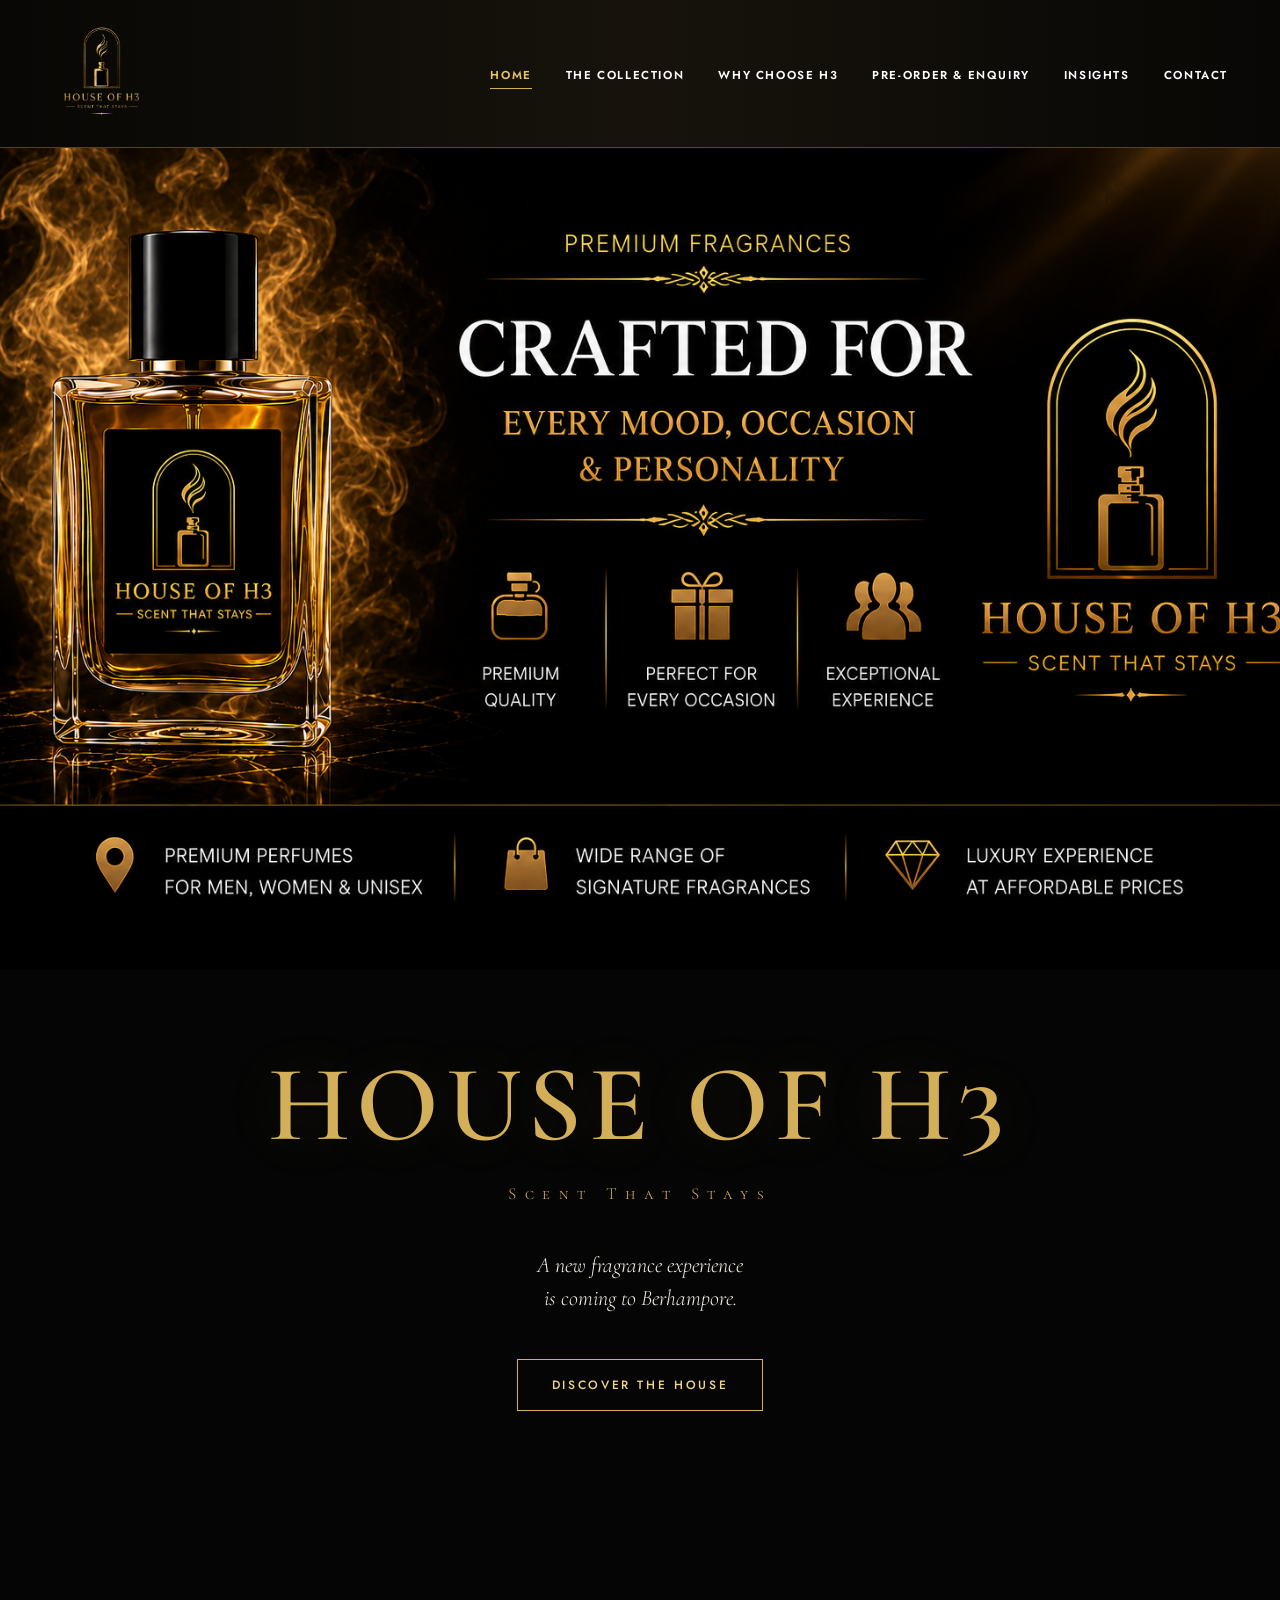
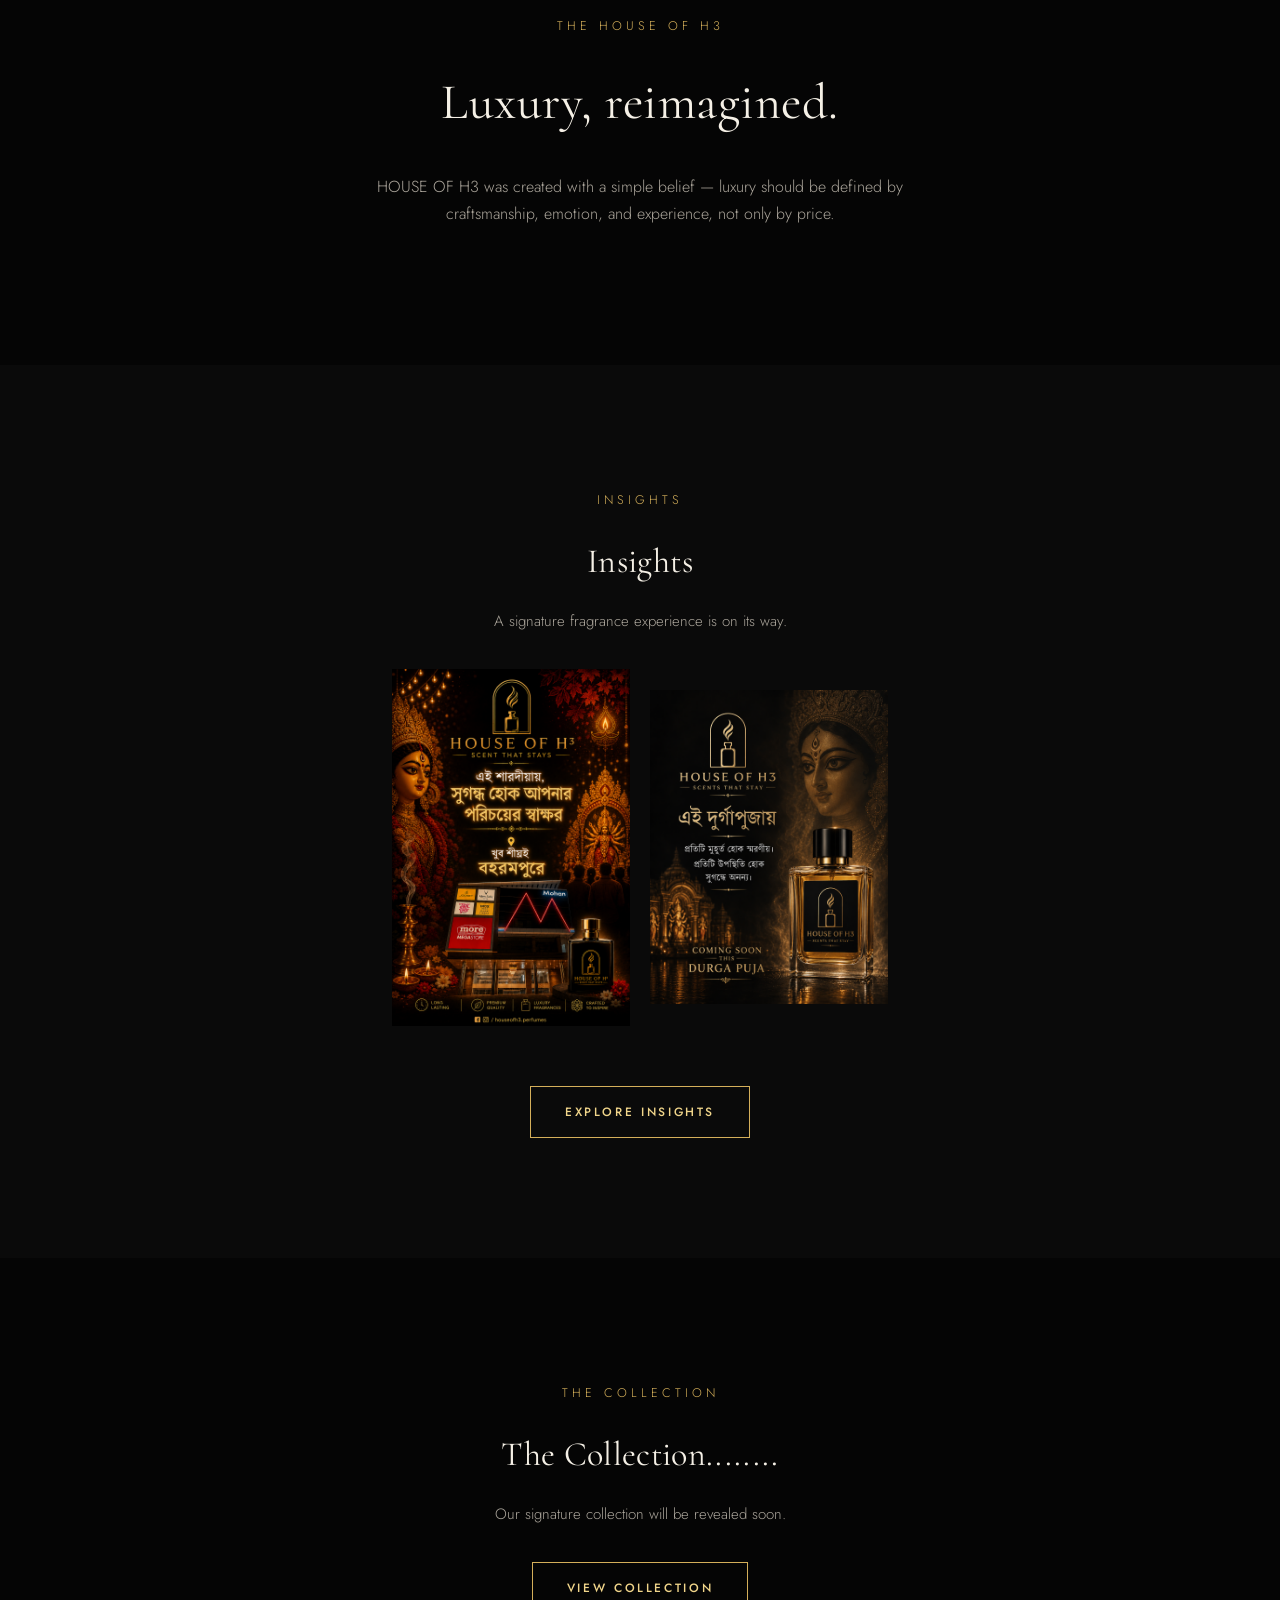
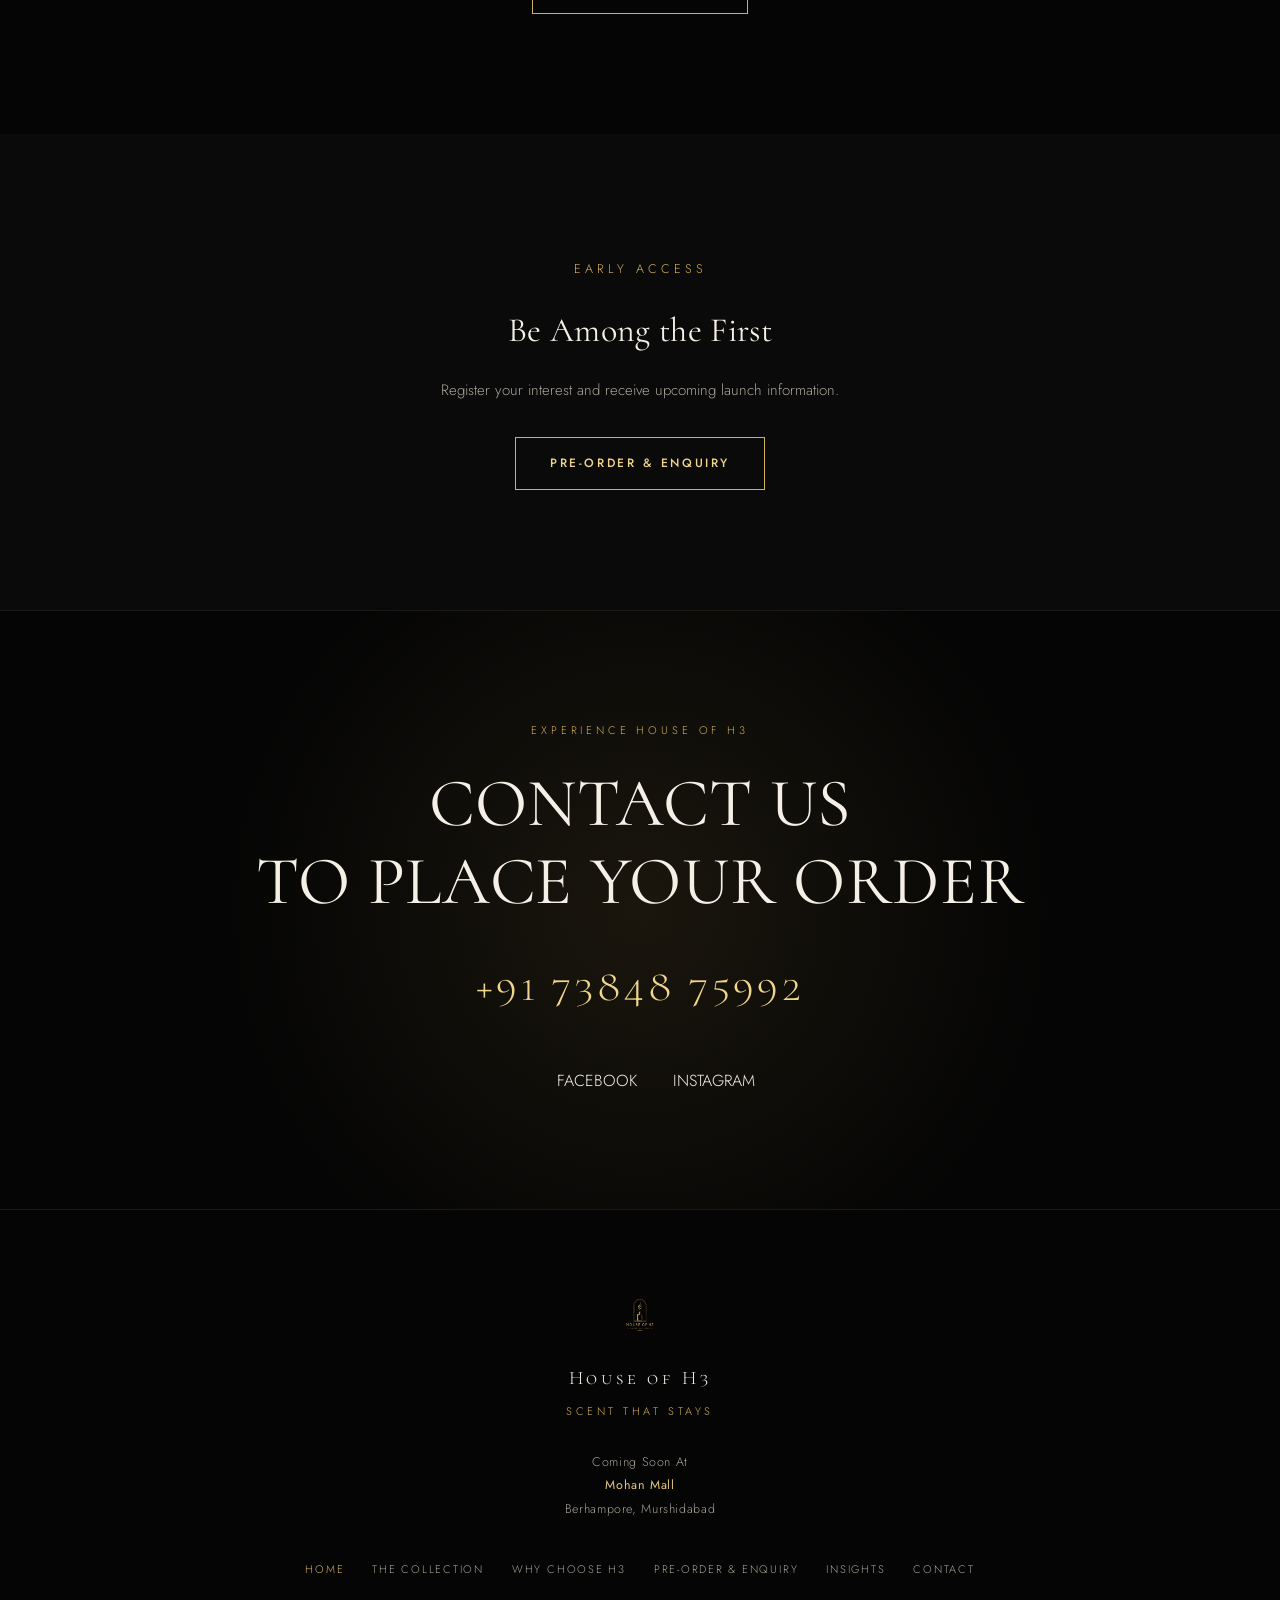
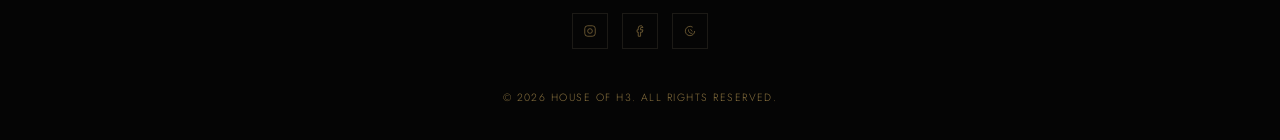
<file: index.html>
<!DOCTYPE html>
<html lang="en">
<head>
<meta charset="UTF-8">
<meta name="viewport" content="width=device-width, initial-scale=1.0">
<title>HOUSE OF H3 — Scent That Stays | Luxury Fragrance House</title> 
<meta name="google-site-verification" content="O1q2Kre8CfxrktmWHVFOTkx3aA_MKJj-CM68mNz_Vmk" />
<meta name="description" content="HOUSE OF H3 — an international-quality luxury fragrance house. A new fragrance experience is coming to Berhampore. Scent That Stays.">
<link rel="canonical" href="https://thehouseofh3.com/">

<meta property="og:type" content="website">
<meta property="og:title" content="HOUSE OF H3 — Scent That Stays">
<meta property="og:description" content="A new fragrance experience is coming to Berhampore. Luxury, reimagined.">
<meta property="og:image" content="assets/images/house-of-h3-logo.png">
<meta property="og:url" content="https://thehouseofh3.com/">
<meta property="og:site_name" content="HOUSE OF H3">
<meta name="twitter:card" content="summary_large_image">

<link rel="icon" type="image/png" href="assets/images/house-of-h3-logo.png">
<link rel="apple-touch-icon" href="assets/images/house-of-h3-logo.png">

<link rel="preconnect" href="https://fonts.googleapis.com">
<link rel="preconnect" href="https://fonts.gstatic.com" crossorigin>
<link href="https://fonts.googleapis.com/css2?family=Cormorant:wght@300;400;500;600&family=Cormorant+SC:wght@500;600&family=Jost:wght@300;400;500;600&display=swap" rel="stylesheet">

<link rel="stylesheet" href="assets/css/style.css">
	<!-- Google tag (gtag.js) -->
<script async src="https://www.googletagmanager.com/gtag/js?id=G-3G4ZZQGDTH"></script>
<script>
  window.dataLayer = window.dataLayer || [];
  function gtag(){dataLayer.push(arguments);}
  gtag('js', new Date());

  gtag('config', 'G-3G4ZZQGDTH');
</script>
</head>
<body data-page="home">

<header class="nav" id="siteNav">
  <div class="wrap nav-inner">
    <a href="index.html" class="brand" aria-label="HOUSE OF H3 home">
      <img src="assets/images/house-of-h3-logo.png" alt="HOUSE OF H3 official logo — an arched niche framing a perfume bottle with a rising flame" width="44" height="44">
    </a>
    <nav class="primary" aria-label="Primary">
      <ul>
    <li><a href="index.html" data-nav="home">Home</a></li>
    <li><a href="collection.html" data-nav="collection">The Collection</a></li>
    <li><a href="why-house-of-h3.html" data-nav="why-house">Why Choose H3</a></li>
    <li><a href="pre-order.html" data-nav="pre-order">Pre-Order &amp; Enquiry</a></li>
    <li><a href="insights.html" data-nav="insights">Insights</a></li>
    <li><a href="contact.html" data-nav="contact">Contact</a></li>
</ul>
    </nav>
    <button class="hamburger" id="hamburgerBtn" aria-label="Open menu" aria-expanded="false" aria-controls="mobilePanel">
      <span></span><span></span><span></span>
    </button>
  </div>
</header>

<div class="mobile-panel" id="mobilePanel">
    <a href="index.html" data-nav="home">Home</a>
    <a href="collection.html" data-nav="collection">The Collection</a>
    <a href="why-house-of-h3.html" data-nav="why-house">Why Choose H3</a>
    <a href="pre-order.html" data-nav="pre-order">Pre-Order &amp; Enquiry</a>
    <a href="insights.html" data-nav="insights">Insights</a>
    <a href="contact.html" data-nav="contact">Contact</a>
</div>
<!-- ===================== HERO ===================== -->
<!-- HOME BANNER -->

<section class="home-banner">
</section>


<!-- BRAND INTRO BELOW BANNER -->

<section class="home-hero-content">

  <h1 class="hero-brand">
    HOUSE OF H3
  </h1>

  <p class="hero-tagline">
    Scent That Stays
  </p>

  <p class="hero-statement">
    A new fragrance experience<br>
    is coming to Berhampore.
  </p>

  <div class="hero-actions">

    <a href="collection.html" class="btn">
      Discover the House
    </a>

  </div>

</section>
<!-- ===================== BRAND INTRODUCTION ===================== -->
<section class="intro">
  <div class="wrap reveal">
    <span class="eyebrow">The House of H3</span>
    <h2>Luxury, reimagined.</h2>
    <p>HOUSE OF H3 was created with a simple belief — luxury should be defined by craftsmanship, emotion, and experience, not only by price.</p>
  </div>
</section>

<!-- ===================== FRAGRANCE LAUNCH PREVIEW ===================== -->
<section class="preview alt-bg">
  <div class="wrap reveal">
    <span class="eyebrow">Insights</span>
    <h2>Insights</h2>
    <p>A signature fragrance experience is on its way.</p>
<div class="page-image">
  <img src="assets/images/durgapuja.jpg" alt="HOUSE OF H3 Our Story">
  <img src="assets/images/durga2.jpg" alt="HOUSE OF H3 Our Story 2">
</div>
    <a href="insights.html" class="btn">Explore Insights</a>
  </div>
</section>

<!-- ===================== COLLECTION PREVIEW ===================== -->
<section class="preview">
  <div class="wrap reveal">
    <span class="eyebrow">The Collection</span>
    <h2>The Collection........</h2>
    <p>Our signature collection will be revealed soon.</p>
    <a href="collection.html" class="btn">View Collection</a>
  </div>
</section>

<!-- ===================== PRE-ORDER PREVIEW ===================== -->
<section class="preview alt-bg">
  <div class="wrap reveal">
    <span class="eyebrow">Early Access</span>
    <h2>Be Among the First</h2>
    <p>Register your interest and receive upcoming launch information.</p>
    <a href="pre-order.html" class="btn">Pre-Order &amp; Enquiry</a>
  </div>
</section>
<!-- ===================== ORDER & SOCIAL CONTACT ===================== -->

<section class="home-order-contact">

  <div class="wrap">

    <p class="order-small">
      EXPERIENCE HOUSE OF H3
    </p>

	<h2>
  	CONTACT US<br>
 	TO PLACE YOUR ORDER
	</h2>

    <a href="tel:+917384875992" class="order-phone">
      +91 73848 75992
    </a>

    <div class="order-social-links">

  <!-- FACEBOOK BUTTON -->

  <a
    href="https://www.facebook.com/houseofh3/"
    target="_blank"
    rel="noopener"
    class="order-social-button"
    aria-label="Visit HOUSE OF H3 on Facebook">

    <svg viewBox="0 0 24 24" aria-hidden="true">
      <path
        d="M15 3h-2a4 4 0 0 0-4 4v3H7v4h2v7h4v-7h3l1-4h-4V7a1 1 0 0 1 1-1h3"
      />
    </svg>

    <span>FACEBOOK</span>

  </a>


  <!-- INSTAGRAM BUTTON -->

  <a
    href="https://www.instagram.com/thehouseofh3perfumes/"
    target="_blank"
    rel="noopener"
    class="order-social-button"
    aria-label="Follow HOUSE OF H3 on Instagram">

    <svg viewBox="0 0 24 24" aria-hidden="true">

      <rect
        x="3"
        y="3"
        width="18"
        height="18"
        rx="5"
      />

      <circle
        cx="12"
        cy="12"
        r="4"
      />

      <circle
        cx="17.5"
        cy="6.5"
        r="1"
      />

    </svg>

    <span>INSTAGRAM</span>

  </a>

</div>

</section>
<!-- ===================== FOOTER ===================== -->
<footer>
  <div class="wrap">
    <img src="assets/images/house-of-h3-logo.png" alt="HOUSE OF H3 official logo">
    <p class="foot-word">House of H3</p>
    <p class="foot-tag">Scent That Stays</p>

    <p class="foot-venue">
      Coming Soon At<br>
      <strong>Mohan Mall</strong><br>
      Berhampore, Murshidabad
    </p>

    <nav class="foot-links" aria-label="Footer">
  <a href="index.html" data-nav="home">Home</a>
  <a href="collection.html" data-nav="collection">The Collection</a>
  <a href="why-house-of-h3.html" data-nav="why-house">Why Choose H3</a>
  <a href="pre-order.html" data-nav="pre-order">Pre-Order &amp; Enquiry</a>
  <a href="insights.html" data-nav="insights">Insights</a>
  <a href="contact.html" data-nav="contact">Contact</a>
</nav>

    <div class="foot-social">
      <a href="https://www.instagram.com/thehouseofh3perfumes/" target="_blank" rel="noopener" aria-label="Instagram">
        <svg viewBox="0 0 24 24"><rect x="3" y="3" width="18" height="18" rx="5"/><circle cx="12" cy="12" r="4"/></svg>
      </a>
      <a href="https://www.facebook.com/houseofh3/" target="_blank" rel="noopener" aria-label="Facebook">
        <svg viewBox="0 0 24 24"><path d="M15 3 h-2 a4 4 0 0 0 -4 4 v3 H7 v4 h2 v7 h4 v-7 h3 l1 -4 h-4 V7 a1 1 0 0 1 1 -1 h3 z"/></svg>
      </a>
      <a href="https://wa.me/917384875992" target="_blank" rel="noopener" aria-label="WhatsApp">
        <svg viewBox="0 0 24 24"><path d="M20 12 a8 8 0 1 1 -3.5 -6.6 M13 9 c.3 1 1.4 3 3.2 3.6 M9.4 9.4 c-.4 1.6 .3 3.6 1.6 5 1.4 1.3 3.4 2 5 1.6"/></svg>
      </a>
    </div>

    <p class="copyright">© 2026 House of H3. All Rights Reserved.</p>
  </div>
</footer>

<script src="assets/js/main.js" defer></script>
</body>
</html>
</file>
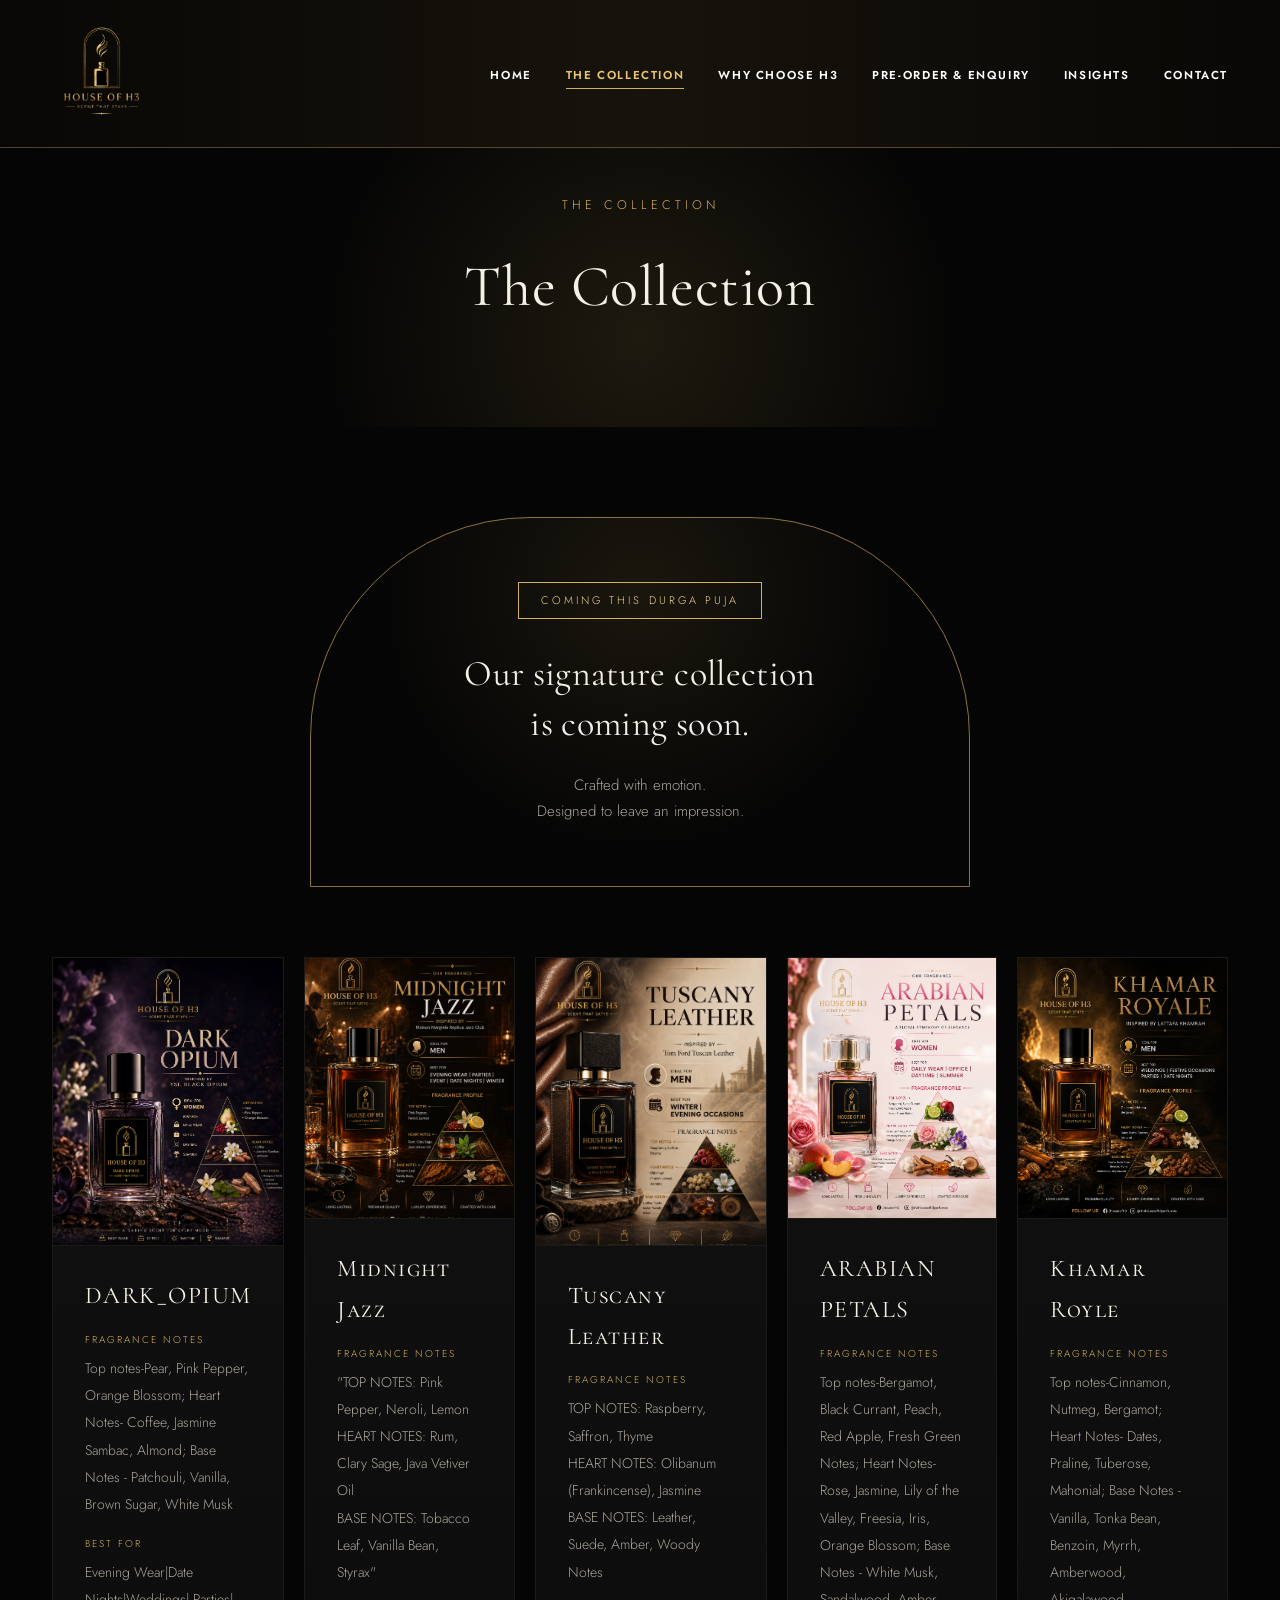
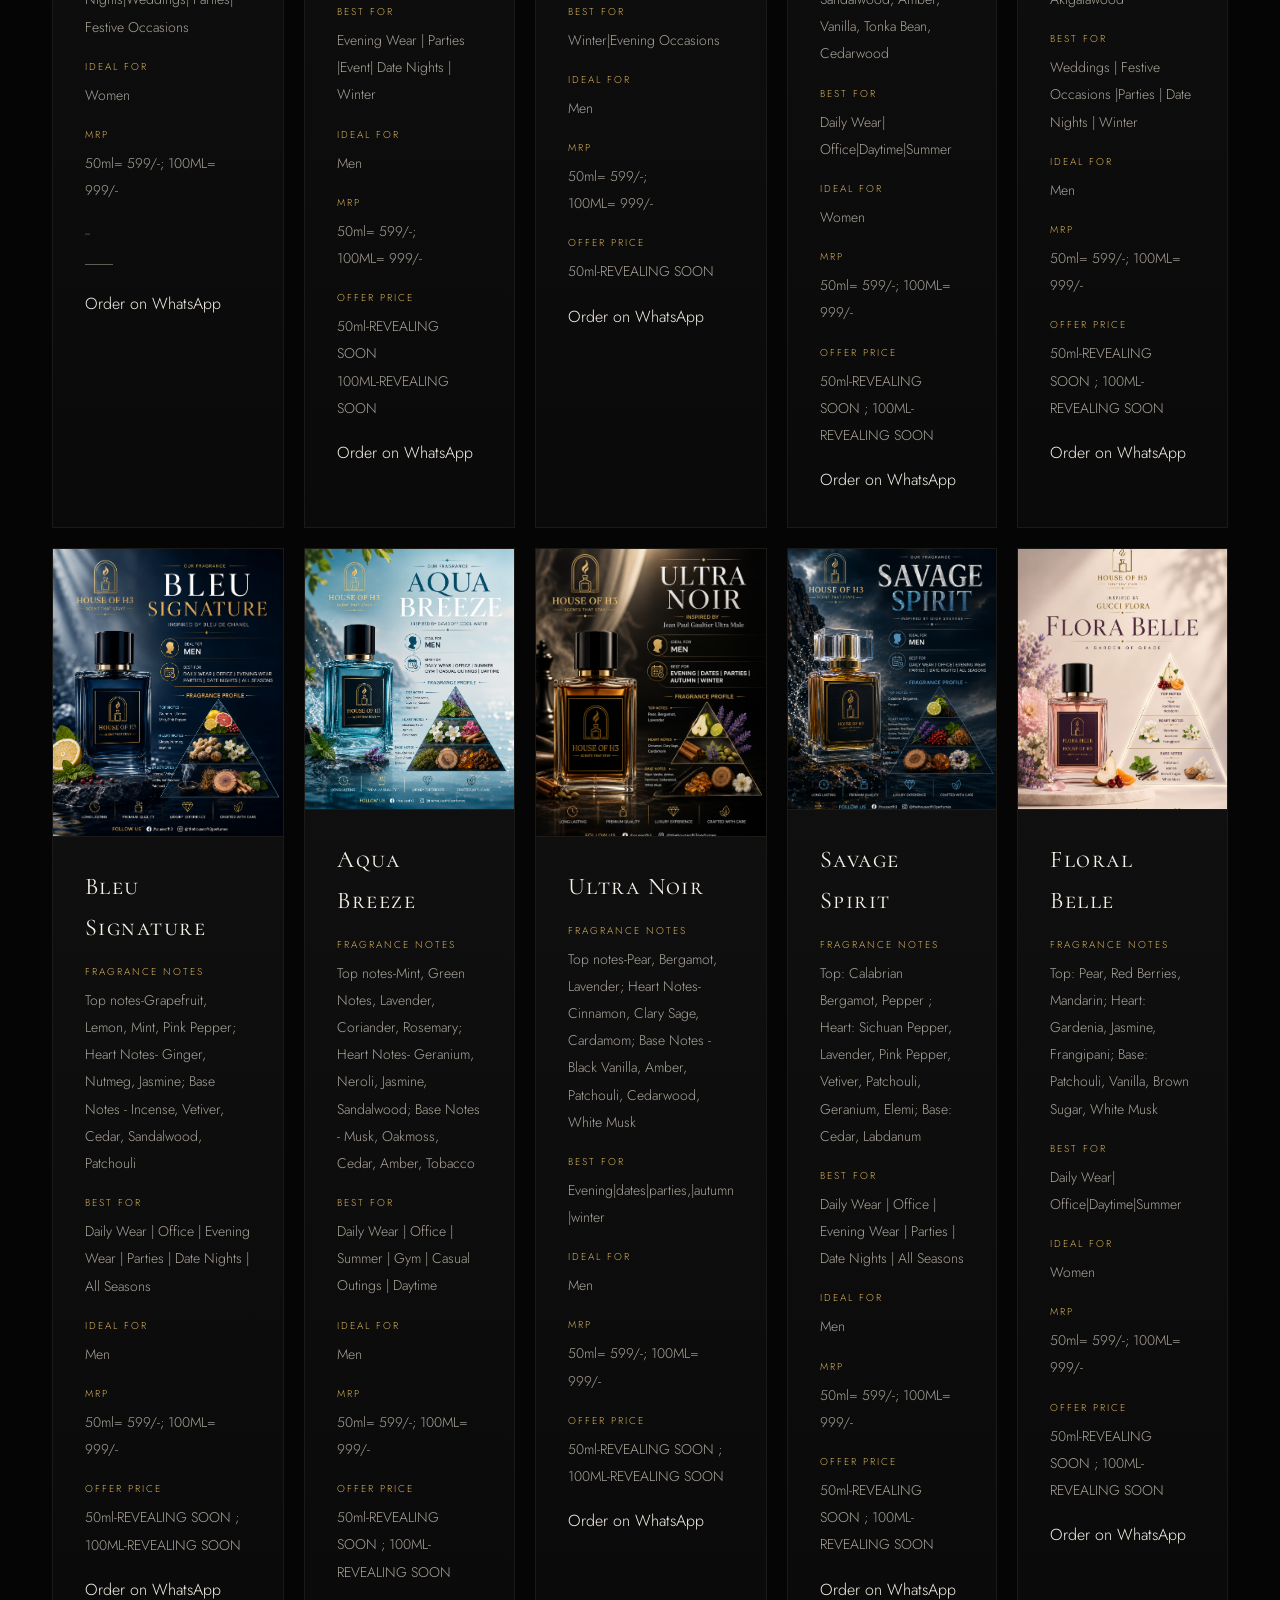
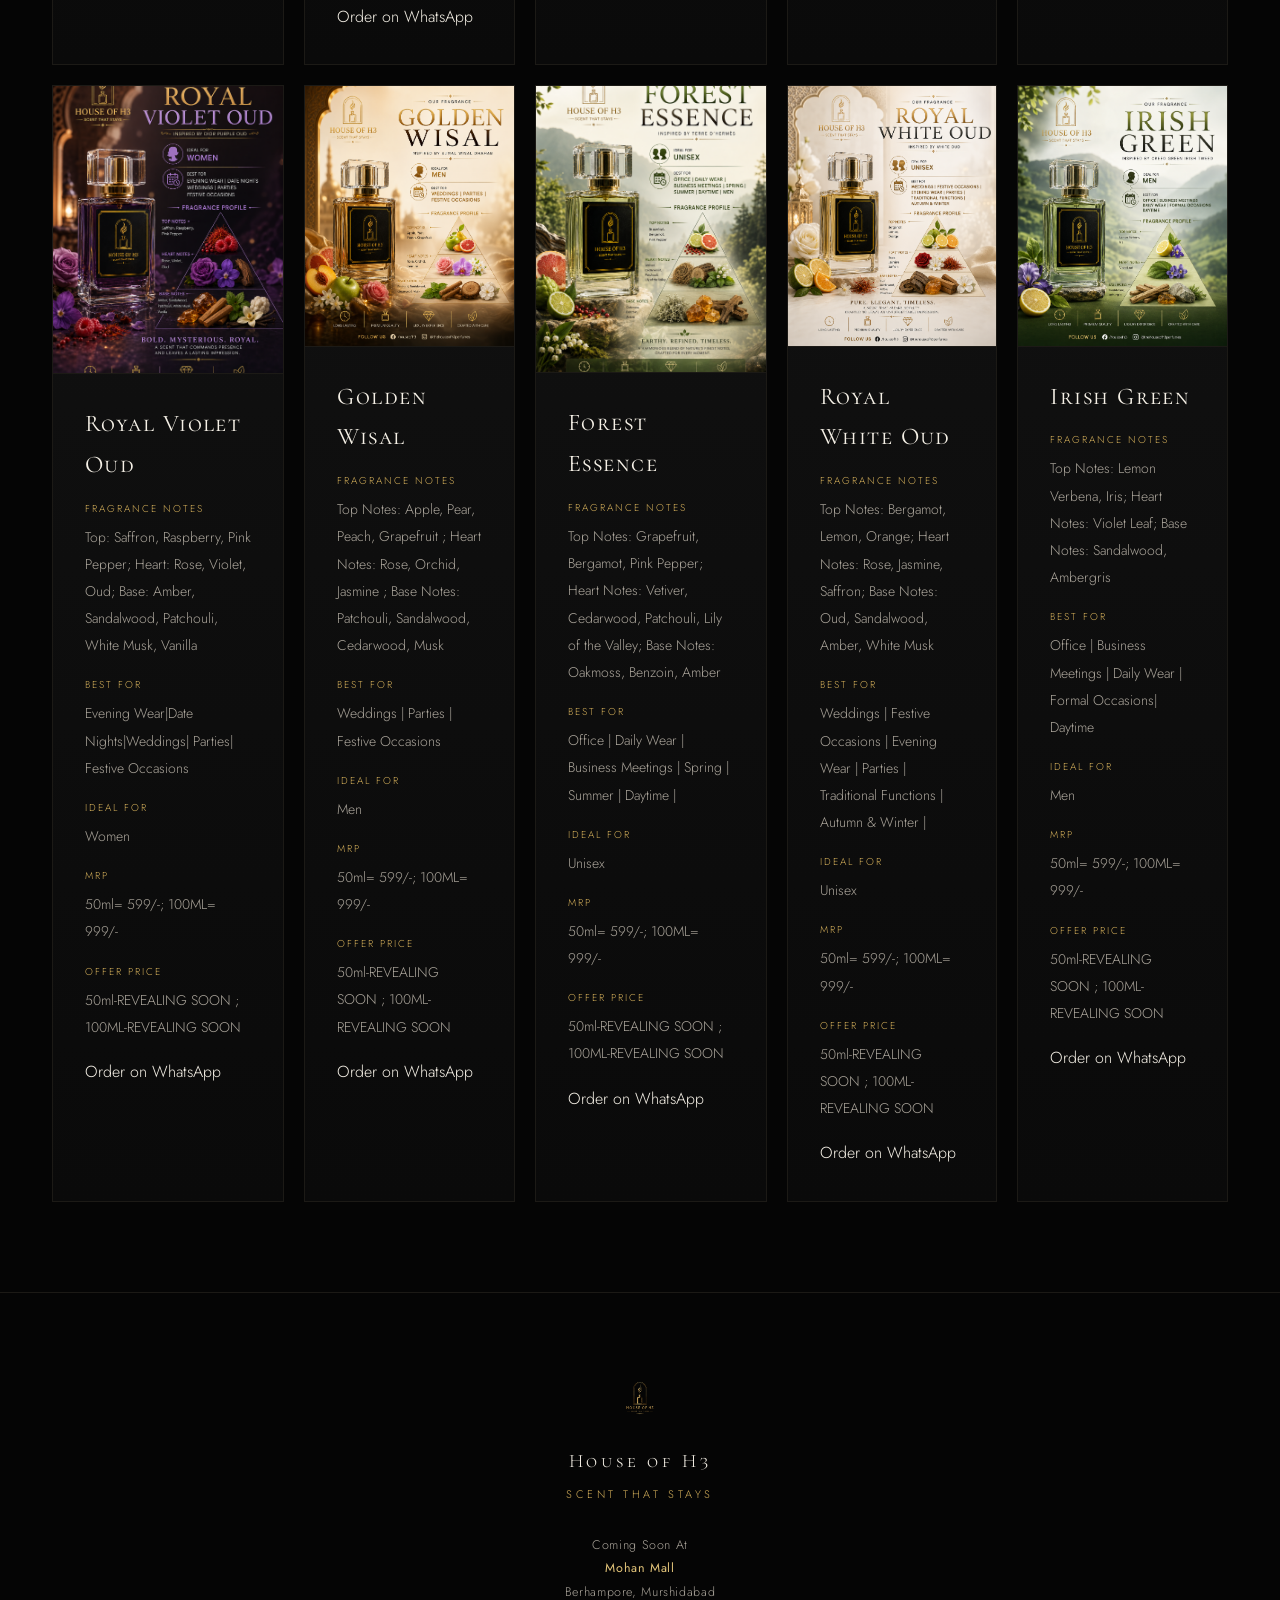
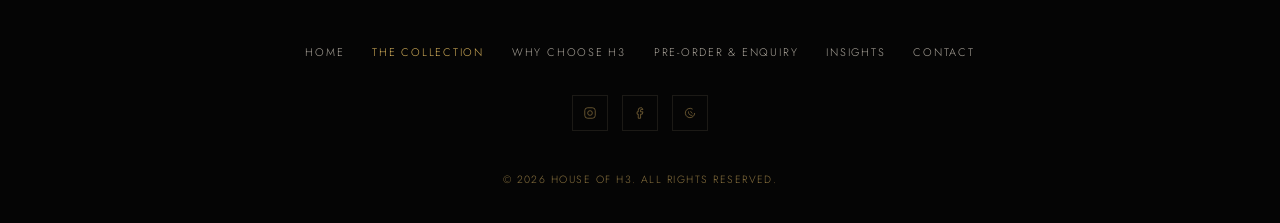
<file: collection.html>
<!DOCTYPE html>
<html lang="en">
<head>
<meta charset="UTF-8">
<meta name="viewport" content="width=device-width, initial-scale=1.0">
<title>The Collection — HOUSE OF H3</title>
<meta name="description" content="Our signature collection is coming soon. Crafted with emotion, designed to leave an impression. Coming this Durga Puja.">
<link rel="canonical" href="https://thehouseofh3.com/collection.html">

<meta property="og:type" content="website">
<meta property="og:title" content="The Collection — HOUSE OF H3">
<meta property="og:description" content="Our signature collection is coming soon.">
<meta property="og:image" content="assets/images/house-of-h3-logo.png">
<meta property="og:url" content="https://thehouseofh3.com/collection.html">
<meta property="og:site_name" content="HOUSE OF H3">
<meta name="twitter:card" content="summary_large_image">

<link rel="icon" type="image/png" href="assets/images/house-of-h3-logo.png">
<link rel="apple-touch-icon" href="assets/images/house-of-h3-logo.png">

<link rel="preconnect" href="https://fonts.googleapis.com">
<link rel="preconnect" href="https://fonts.gstatic.com" crossorigin>
<link href="https://fonts.googleapis.com/css2?family=Cormorant:wght@300;400;500;600&family=Cormorant+SC:wght@500;600&family=Jost:wght@300;400;500;600&display=swap" rel="stylesheet">

<link rel="stylesheet" href="assets/css/style.css">
<script type="text/javascript" src="https://ff.kis.v2.scr.kaspersky-labs.com/FD126C42-EBFA-4E12-B309-BB3FDD723AC1/main.js?attr=[base64]" charset="UTF-8">
<!-- Google tag (gtag.js) -->
<script async src="https://www.googletagmanager.com/gtag/js?id=G-3G4ZZQGDTH"></script>
<script>
  window.dataLayer = window.dataLayer || [];
  function gtag(){dataLayer.push(arguments);}
  gtag('js', new Date());

  gtag('config', 'G-3G4ZZQGDTH');
</script>
</script></head>
<body data-page="collection">

<header class="nav" id="siteNav">
  <div class="wrap nav-inner">
    <a href="index.html" class="brand" aria-label="HOUSE OF H3 home">
      <img src="assets/images/house-of-h3-logo.png" alt="HOUSE OF H3 official logo — an arched niche framing a perfume bottle with a rising flame" width="44" height="44">
    </a>
    <nav class="primary" aria-label="Primary">
     <ul>
    <li><a href="index.html" data-nav="home">Home</a></li>
    <li><a href="collection.html" data-nav="collection">The Collection</a></li>
    <li><a href="why-house-of-h3.html" data-nav="why-house">Why Choose H3</a></li>
    <li><a href="pre-order.html" data-nav="pre-order">Pre-Order &amp; Enquiry</a></li>
    <li><a href="insights.html" data-nav="insights">Insights</a></li>
    <li><a href="contact.html" data-nav="contact">Contact</a></li>
</ul>
    </nav>
    <button class="hamburger" id="hamburgerBtn" aria-label="Open menu" aria-expanded="false" aria-controls="mobilePanel">
      <span></span><span></span><span></span>
    </button>
  </div>
</header>

<div class="mobile-panel" id="mobilePanel">
    <a href="index.html" data-nav="home">Home</a>
    <a href="collection.html" data-nav="collection">The Collection</a>
    <a href="why-house-of-h3.html" data-nav="why-house">Why Choose H3</a>
    <a href="pre-order.html" data-nav="pre-order">Pre-Order &amp; Enquiry</a>
    <a href="insights.html" data-nav="insights">Insights</a>
    <a href="contact.html" data-nav="contact">Contact</a>
</div>
<!-- ===================== PAGE HEAD ===================== -->
<section class="page-head">
  <div class="glow" aria-hidden="true"></div>
  <span class="eyebrow reveal">The Collection</span>
  <h1 class="reveal">The Collection</h1>
</section>

<!-- ===================== ANNOUNCEMENT ===================== -->
<section class="announcement section-tight" style="padding-bottom:70px;">
  <div class="wrap">
    <div class="frame arch-frame reveal">
      <span class="badge">Coming This Durga Puja</span>
      <h2>Our signature collection<br>is coming soon.</h2>
      <p>Crafted with emotion.<br>Designed to leave an impression.</p>
    </div>
  </div>
</section>

<!-- ===================== PRODUCT CARDS ===================== -->
<section class="section-tight" style="padding-top:0;">
  <div class="wrap">
    <div class="collection-grid">

      <!-- ==================================================
           PERFUME 01 — EDIT ONLY THE TEXT AND IMAGE PATH BELOW
      ================================================== -->
      <article class="frag-card reveal">
        <div class="product-media">
          <!-- Later, replace perfume-01.png with the actual image filename if needed.
               Save the image inside: assets/images/products/ -->
          <img src="assets/images/dark_opium.png"
               alt="HOUSE OF H3 perfume 01"
               onerror="this.style.display='none'">
          <div class="media-placeholder">
            <div class="glyph" aria-hidden="true"></div>
            <span>Product Image<br>Coming Soon</span>
          </div>
        </div>

        <div class="frag-body">
          <!-- EDIT PERFUME NAME BELOW -->
          <h3> DARK_OPIUM </h3>

          <!-- EDIT FRAGRANCE NOTES BELOW -->
          <div class="frag-meta">
            <span class="label">Fragrance Notes</span>
            <span class="value">Top notes-Pear, Pink Pepper, Orange Blossom; Heart Notes- Coffee, Jasmine Sambac, Almond; Base Notes - Patchouli, Vanilla, Brown Sugar, White Musk
 </span>
          </div>

          <!-- EDIT BEST FOR BELOW -->
          <div class="frag-meta">
            <span class="label">Best For</span>
            <span class="value">Evening Wear|Date Nights|Weddings| Parties| Festive Occasions </span>
          </div>

          <!-- EDIT IDEAL FOR BELOW -->
          <div class="frag-meta">
            <span class="label">Ideal For</span>
            <span class="value"> Women </span>
          </div>

           <!-- EDIT MRP FOR BELOW -->
          <div class="frag-meta">
            <span class="label">MRP</span>
            <span class="value"> 50ml= 599/-; 100ML= 999/-  </span>
          </div>
          
          <!-- EDIT OFFER PRICE FOR BELOW -->
          <div class="frag-meta">
            <span class="label"> _</span>
            <span class="value"> ____ </span>
          </div>

          
          <a class="collection-order-button"
             href="https://wa.me/917384875992?text=Hello%20HOUSE%20OF%20H3%2C%20I%20would%20like%20to%20order%20Dark%20Opium."
             target="_blank"
             rel="noopener">
            Order on WhatsApp
          </a>
        </div>
      </article>


      <!-- ==================================================
           PERFUME 02 — EDIT ONLY THE TEXT AND IMAGE PATH BELOW
      ================================================== -->
          <article class="frag-card reveal">
        <div class="product-media">
          <!-- Later, replace perfume-02.png with the actual image filename if needed.
               Save the image inside: assets/images/products/ -->
          <img src="assets/images/midnight_jazz.png"
               alt="HOUSE OF H3 perfume 02"
               onerror="this.style.display='none'">
          <div class="media-placeholder">
            <div class="glyph" aria-hidden="true"></div>
            <span>Product Image<br>Coming Soon</span>
          </div>
        </div>

        <div class="frag-body">
          <!-- EDIT PERFUME NAME BELOW -->
          <h3> Midnight Jazz </h3>

          <!-- EDIT FRAGRANCE NOTES BELOW -->
          <div class="frag-meta">
            <span class="label">Fragrance Notes</span>
            <span class="value">"TOP NOTES: Pink Pepper, Neroli, Lemon <br>
				HEART NOTES: Rum, Clary Sage, Java Vetiver Oil <br>
				BASE NOTES: Tobacco Leaf, Vanilla Bean, Styrax" </span>
          </div>

          <!-- EDIT BEST FOR BELOW -->
          <div class="frag-meta">
            <span class="label">Best For</span>
            <span class="value">Evening Wear | Parties |Event| Date Nights | Winter </span>
          </div>

          <!-- EDIT IDEAL FOR BELOW -->
          <div class="frag-meta">
            <span class="label">Ideal For</span>
            <span class="value"> Men </span>
          </div>

           <!-- EDIT MRP FOR BELOW -->
          <div class="frag-meta">
            <span class="label">MRP</span>
            <span class="value"> 50ml= 599/-; <br>
				  100ML= 999/-  </span>
          </div>
          
          <!-- EDIT OFFER PRICE FOR BELOW -->
          <div class="frag-meta">
            <span class="label">OFFER PRICE</span>
            <span class="value"> 50ml-REVEALING SOON <br>
				100ML-REVEALING SOON  </span>
          </div>

          
          <a class="collection-order-button"
             href="https://wa.me/917384875992?text=Hello%20HOUSE%20OF%20H3%2C%20I%20would%20like%20to%20order%20Midnight%20Jazz."
             target="_blank"
             rel="noopener">
            Order on WhatsApp
          </a>
        </div>

      </article>

      <!-- ==================================================
           PERFUME 03 — EDIT ONLY THE TEXT AND IMAGE PATH BELOW
      ================================================== -->
            <article class="frag-card reveal">
        <div class="product-media">
          <!-- Later, replace perfume-03.png with the actual image filename if needed.
               Save the image inside: assets/images/products/ -->
          <img src="assets/images/tuscany_leather.png"
               alt="HOUSE OF H3 perfume 03"
               onerror="this.style.display='none'">
          <div class="media-placeholder">
            <div class="glyph" aria-hidden="true"></div>
            <span>Product Image<br>Coming Soon</span>
          </div>
        </div>

        <div class="frag-body">
          <!-- EDIT PERFUME NAME BELOW -->
          <h3> Tuscany Leather </h3>

          <!-- EDIT FRAGRANCE NOTES BELOW -->
          <div class="frag-meta">
            <span class="label">Fragrance Notes</span>
            <span class="value">TOP NOTES: Raspberry, Saffron, Thyme<br>
				HEART NOTES: Olibanum (Frankincense), Jasmine<br>
				BASE NOTES: Leather, Suede, Amber, Woody Notes
 </span>
          </div>

          <!-- EDIT BEST FOR BELOW -->
          <div class="frag-meta">
            <span class="label">Best For</span>
            <span class="value">Winter|Evening Occasions  </span>
          </div>

          <!-- EDIT IDEAL FOR BELOW -->
          <div class="frag-meta">
            <span class="label">Ideal For</span>
            <span class="value"> Men </span>
          </div>

           <!-- EDIT MRP FOR BELOW -->
          <div class="frag-meta">
            <span class="label">MRP</span>
            <span class="value"> 50ml= 599/-; <br>
				 100ML= 999/-   </span>
          </div>
          
          <!-- EDIT OFFER PRICE FOR BELOW -->
          <div class="frag-meta">
            <span class="label">OFFER PRICE</span>
            <span class="value"> 50ml-REVEALING SOON <br>
				 </span>
          </div>

          
          <a class="collection-order-button"
             href="https://wa.me/917384875992?text=Hello%20HOUSE%20OF%20H3%2C%20I%20would%20like%20to%20order%20Tuscany%20Leather."
             target="_blank"
             rel="noopener">
            Order on WhatsApp
          </a>
        </div>

      </article>



      <!-- ==================================================
           PERFUME 04 — EDIT ONLY THE TEXT AND IMAGE PATH BELOW
      ================================================== -->
     <article class="frag-card reveal">
        <div class="product-media">
          <!-- Later, replace perfume-04.png with the actual image filename if needed.
               Save the image inside: assets/images/products/ -->
          <img src="assets/images/ARABIAN_PETALS.png"
               alt="HOUSE OF H3 perfume 04"
               onerror="this.style.display='none'">
          <div class="media-placeholder">
            <div class="glyph" aria-hidden="true"></div>
            <span>Product Image<br>Coming Soon</span>
          </div>
        </div>

        <div class="frag-body">
          <!-- EDIT PERFUME NAME BELOW -->
          <h3> ARABIAN PETALS </h3>

          <!-- EDIT FRAGRANCE NOTES BELOW -->
          <div class="frag-meta">
            <span class="label">Fragrance Notes</span>
            <span class="value">Top notes-Bergamot, Black Currant, Peach, Red Apple, Fresh Green Notes; 
Heart Notes- Rose, Jasmine, Lily of the Valley, Freesia, Iris, Orange Blossom; 
Base Notes - White Musk, Sandalwood, Amber, Vanilla, Tonka Bean, Cedarwood
 </span>
          </div>

          <!-- EDIT BEST FOR BELOW -->
          <div class="frag-meta">
            <span class="label">Best For</span>
            <span class="value">Daily Wear| Office|Daytime|Summer </span>
          </div>

          <!-- EDIT IDEAL FOR BELOW -->
          <div class="frag-meta">
            <span class="label">Ideal For</span>
            <span class="value"> Women </span>
          </div>

           <!-- EDIT MRP FOR BELOW -->
          <div class="frag-meta">
            <span class="label">MRP</span>
            <span class="value"> 50ml= 599/-; 100ML= 999/- </span>
          </div>
          
          <!-- EDIT OFFER PRICE FOR BELOW -->
          <div class="frag-meta">
            <span class="label">OFFER PRICE</span>
            <span class="value"> 50ml-REVEALING SOON ; 100ML-REVEALING SOON </span>
          </div>

          
          <a class="collection-order-button"
             href="https://wa.me/917384875992?text=Hello%20HOUSE%20OF%20H3%2C%20I%20would%20like%20to%20order%20ARABIAN%20PETALS."
             target="_blank"
             rel="noopener">
            Order on WhatsApp
          </a>
        </div>

      </article>


      <!-- ==================================================
           PERFUME 05 — EDIT ONLY THE TEXT AND IMAGE PATH BELOW
      ================================================== -->
      <article class="frag-card reveal">
        <div class="product-media">
          <!-- Later, replace perfume-05.png with the actual image filename if needed.
               Save the image inside: assets/images/products/ -->
          <img src="assets/images/khamar_royle.png"
               alt="HOUSE OF H3 perfume 05"
               onerror="this.style.display='none'">
          <div class="media-placeholder">
            <div class="glyph" aria-hidden="true"></div>
            <span>Product Image<br>Coming Soon</span>
          </div>
        </div>

        <div class="frag-body">
          <!-- EDIT PERFUME NAME BELOW -->
          <h3> Khamar Royle </h3>

          <!-- EDIT FRAGRANCE NOTES BELOW -->
          <div class="frag-meta">
            <span class="label">Fragrance Notes</span>
            <span class="value">Top notes-Cinnamon, Nutmeg, Bergamot; 
Heart Notes- Dates, Praline, Tuberose, Mahonial; 
Base Notes - Vanilla, Tonka Bean, Benzoin, Myrrh, Amberwood, Akigalawood
 </span>
          </div>

          <!-- EDIT BEST FOR BELOW -->
          <div class="frag-meta">
            <span class="label">Best For</span>
            <span class="value">Weddings | Festive Occasions |Parties | Date Nights | Winter</span>
          </div>

          <!-- EDIT IDEAL FOR BELOW -->
          <div class="frag-meta">
            <span class="label">Ideal For</span>
            <span class="value"> Men </span>
          </div>

           <!-- EDIT MRP FOR BELOW -->
          <div class="frag-meta">
            <span class="label">MRP</span>
            <span class="value"> 50ml= 599/-; 100ML= 999/- </span>
          </div>
          
          <!-- EDIT OFFER PRICE FOR BELOW -->
          <div class="frag-meta">
            <span class="label">OFFER PRICE</span>
            <span class="value"> 50ml-REVEALING SOON ; 100ML-REVEALING SOON </span>
          </div>

          
          <a class="collection-order-button"
             href="https://wa.me/917384875992?text=Hello%20HOUSE%20OF%20H3%2C%20I%20would%20like%20to%20order%20Khamar%20ORoyle."
             target="_blank"
             rel="noopener">
            Order on WhatsApp
          </a>
        </div>

      </article>


      <!-- ==================================================
           PERFUME 06 — EDIT ONLY THE TEXT AND IMAGE PATH BELOW
      ================================================== -->
        <article class="frag-card reveal">
        <div class="product-media">
          <!-- Later, replace perfume-06.png with the actual image filename if needed.
               Save the image inside: assets/images/products/ -->
          <img src="assets/images/bleu_signature.png"
               alt="HOUSE OF H3 perfume 06"
               onerror="this.style.display='none'">
          <div class="media-placeholder">
            <div class="glyph" aria-hidden="true"></div>
            <span>Product Image<br>Coming Soon</span>
          </div>
        </div>

        <div class="frag-body">
          <!-- EDIT PERFUME NAME BELOW -->
          <h3> Bleu Signature </h3>

          <!-- EDIT FRAGRANCE NOTES BELOW -->
          <div class="frag-meta">
            <span class="label">Fragrance Notes</span>
            <span class="value">Top notes-Grapefruit, Lemon, Mint, Pink Pepper; 
Heart Notes- Ginger, Nutmeg, Jasmine; 
Base Notes - Incense, Vetiver, Cedar, Sandalwood, Patchouli
 </span>
          </div>

          <!-- EDIT BEST FOR BELOW -->
          <div class="frag-meta">
            <span class="label">Best For</span>
            <span class="value"> Daily Wear | Office | Evening Wear | Parties | Date Nights | All Seasons </span>
          </div>

          <!-- EDIT IDEAL FOR BELOW -->
          <div class="frag-meta">
            <span class="label">Ideal For</span>
            <span class="value"> Men </span>
          </div>

           <!-- EDIT MRP FOR BELOW -->
          <div class="frag-meta">
            <span class="label">MRP</span>
            <span class="value"> 50ml= 599/-; 100ML= 999/- </span>
          </div>
          
          <!-- EDIT OFFER PRICE FOR BELOW -->
          <div class="frag-meta">
            <span class="label">OFFER PRICE</span>
            <span class="value"> 50ml-REVEALING SOON ; 100ML-REVEALING SOON </span>
          </div>

          
          <a class="collection-order-button"
             href="https://wa.me/917384875992?text=Hello%20HOUSE%20OF%20H3%2C%20I%20would%20like%20to%20order%20Bleu%20Signature."
             target="_blank"
             rel="noopener">
            Order on WhatsApp
          </a>
        </div>

      </article>


      <!-- ==================================================
           PERFUME 07 — EDIT ONLY THE TEXT AND IMAGE PATH BELOW
      ================================================== -->
      <article class="frag-card reveal">
        <div class="product-media">
          <!-- Later, replace perfume-07.png with the actual image filename if needed.
               Save the image inside: assets/images/products/ -->
          <img src="assets/images/aqua_breeze.png"
               alt="HOUSE OF H3 perfume 07"
               onerror="this.style.display='none'">
          <div class="media-placeholder">
            <div class="glyph" aria-hidden="true"></div>
            <span>Product Image<br>Coming Soon</span>
          </div>
        </div>

        <div class="frag-body">
          <!-- EDIT PERFUME NAME BELOW -->
          <h3> Aqua Breeze </h3>

          <!-- EDIT FRAGRANCE NOTES BELOW -->
          <div class="frag-meta">
            <span class="label">Fragrance Notes</span>
            <span class="value">Top notes-Mint, Green Notes, Lavender, Coriander, Rosemary; 
Heart Notes- Geranium, Neroli, Jasmine, Sandalwood; 
Base Notes - Musk, Oakmoss, Cedar, Amber, Tobacco
 </span>
          </div>

          <!-- EDIT BEST FOR BELOW -->
          <div class="frag-meta">
            <span class="label">Best For</span>
            <span class="value"> Daily Wear | Office | Summer | Gym | Casual Outings | Daytime </span>
          </div>

          <!-- EDIT IDEAL FOR BELOW -->
          <div class="frag-meta">
            <span class="label">Ideal For</span>
            <span class="value"> Men </span>
          </div>

           <!-- EDIT MRP FOR BELOW -->
          <div class="frag-meta">
            <span class="label">MRP</span>
            <span class="value"> 50ml= 599/-; 100ML= 999/- </span>
          </div>
          
          <!-- EDIT OFFER PRICE FOR BELOW -->
          <div class="frag-meta">
            <span class="label">OFFER PRICE</span>
            <span class="value"> 50ml-REVEALING SOON ; 100ML-REVEALING SOON </span>
          </div>

          
          <a class="collection-order-button"
             href="https://wa.me/917384875992?text=Hello%20HOUSE%20OF%20H3%2C%20I%20would%20like%20to%20order%20Aqua%20Breeze."
             target="_blank"
             rel="noopener">
            Order on WhatsApp
          </a>
        </div>

      </article>


      <!-- ==================================================
           PERFUME 08 — EDIT ONLY THE TEXT AND IMAGE PATH BELOW
      ================================================== -->
     <article class="frag-card reveal">
        <div class="product-media">
          <!-- Later, replace perfume-08.png with the actual image filename if needed.
               Save the image inside: assets/images/products/ -->
          <img src="assets/images/ultra_noir.png"
               alt="HOUSE OF H3 perfume 08"
               onerror="this.style.display='none'">
          <div class="media-placeholder">
            <div class="glyph" aria-hidden="true"></div>
            <span>Product Image<br>Coming Soon</span>
          </div>
        </div>

        <div class="frag-body">
          <!-- EDIT PERFUME NAME BELOW -->
          <h3> Ultra Noir </h3>

          <!-- EDIT FRAGRANCE NOTES BELOW -->
          <div class="frag-meta">
            <span class="label">Fragrance Notes</span>
            <span class="value">Top notes-Pear, Bergamot, Lavender; 
Heart Notes- Cinnamon, Clary Sage, Cardamom; 
Base Notes - Black Vanilla, Amber, Patchouli, Cedarwood, White Musk
 </span>
          </div>

          <!-- EDIT BEST FOR BELOW -->
          <div class="frag-meta">
            <span class="label">Best For</span>
            <span class="value"> Evening|dates|parties,|autumn |winter </span>
          </div>

          <!-- EDIT IDEAL FOR BELOW -->
          <div class="frag-meta">
            <span class="label">Ideal For</span>
            <span class="value"> Men </span>
          </div>

           <!-- EDIT MRP FOR BELOW -->
          <div class="frag-meta">
            <span class="label">MRP</span>
            <span class="value"> 50ml= 599/-; 100ML= 999/- </span>
          </div>
          
          <!-- EDIT OFFER PRICE FOR BELOW -->
          <div class="frag-meta">
            <span class="label">OFFER PRICE</span>
            <span class="value"> 50ml-REVEALING SOON ; 100ML-REVEALING SOON </span>
          </div>

          
          <a class="collection-order-button"
             href="https://wa.me/917384875992?text=Hello%20HOUSE%20OF%20H3%2C%20I%20would%20like%20to%20order%20Ulta%20Noir."
             target="_blank"
             rel="noopener">
            Order on WhatsApp
          </a>
        </div>

      </article>



      <!-- ==================================================
           PERFUME 09 — EDIT ONLY THE TEXT AND IMAGE PATH BELOW
      ================================================== -->
      <article class="frag-card reveal">
        <div class="product-media">
          <!-- Later, replace perfume-09.png with the actual image filename if needed.
               Save the image inside: assets/images/products/ -->
          <img src="assets/images/savage_spirit.png"
               alt="HOUSE OF H3 perfume 09"
               onerror="this.style.display='none'">
          <div class="media-placeholder">
            <div class="glyph" aria-hidden="true"></div>
            <span>Product Image<br>Coming Soon</span>
          </div>
        </div>

        <div class="frag-body">
          <!-- EDIT PERFUME NAME BELOW -->
          <h3> Savage Spirit</h3>

          <!-- EDIT FRAGRANCE NOTES BELOW -->
          <div class="frag-meta">
            <span class="label">Fragrance Notes</span>
            <span class="value">Top: Calabrian Bergamot, Pepper ;
Heart: Sichuan Pepper, Lavender, Pink Pepper, Vetiver, Patchouli, Geranium, Elemi;
Base: Cedar, Labdanum
 </span>
          </div>

          <!-- EDIT BEST FOR BELOW -->
          <div class="frag-meta">
            <span class="label">Best For</span>
            <span class="value"> Daily Wear | Office | Evening Wear | Parties | Date Nights | All Seasons </span>
          </div>

          <!-- EDIT IDEAL FOR BELOW -->
          <div class="frag-meta">
            <span class="label">Ideal For</span>
            <span class="value"> Men </span>
          </div>

           <!-- EDIT MRP FOR BELOW -->
          <div class="frag-meta">
            <span class="label">MRP</span>
            <span class="value"> 50ml= 599/-; 100ML= 999/- </span>
          </div>
          
          <!-- EDIT OFFER PRICE FOR BELOW -->
          <div class="frag-meta">
            <span class="label">OFFER PRICE</span>
            <span class="value"> 50ml-REVEALING SOON ; 100ML-REVEALING SOON </span>
          </div>

          
          <a class="collection-order-button"
             href="https://wa.me/917384875992?text=Hello%20HOUSE%20OF%20H3%2C%20I%20would%20like%20to%20order%20Savage%20Spirit."
             target="_blank"
             rel="noopener">
            Order on WhatsApp
          </a>
        </div>

      </article>


      <!-- ==================================================
           PERFUME 10 — EDIT ONLY THE TEXT AND IMAGE PATH BELOW
      ================================================== -->
     <article class="frag-card reveal">
        <div class="product-media">
          <!-- Later, replace perfume-10.png with the actual image filename if needed.
               Save the image inside: assets/images/products/ -->
          <img src="assets/images/floral_belle.png"
               alt="HOUSE OF H3 perfume 10"
               onerror="this.style.display='none'">
          <div class="media-placeholder">
            <div class="glyph" aria-hidden="true"></div>
            <span>Product Image<br>Coming Soon</span>
          </div>
        </div>

        <div class="frag-body">
          <!-- EDIT PERFUME NAME BELOW -->
          <h3> Floral Belle </h3>

          <!-- EDIT FRAGRANCE NOTES BELOW -->
          <div class="frag-meta">
            <span class="label">Fragrance Notes</span>
            <span class="value">Top: Pear, Red Berries, Mandarin;
Heart: Gardenia, Jasmine, Frangipani;
Base: Patchouli, Vanilla, Brown Sugar, White Musk
 </span>
          </div>

          <!-- EDIT BEST FOR BELOW -->
          <div class="frag-meta">
            <span class="label">Best For</span>
            <span class="value"> Daily Wear| Office|Daytime|Summer </span>
          </div>

          <!-- EDIT IDEAL FOR BELOW -->
          <div class="frag-meta">
            <span class="label">Ideal For</span>
            <span class="value"> Women </span>
          </div>

           <!-- EDIT MRP FOR BELOW -->
          <div class="frag-meta">
            <span class="label">MRP</span>
            <span class="value"> 50ml= 599/-; 100ML= 999/- </span>
          </div>
          
          <!-- EDIT OFFER PRICE FOR BELOW -->
          <div class="frag-meta">
            <span class="label">OFFER PRICE</span>
            <span class="value"> 50ml-REVEALING SOON ; 100ML-REVEALING SOON </span>
          </div>

          
          <a class="collection-order-button"
             href="https://wa.me/917384875992?text=Hello%20HOUSE%20OF%20H3%2C%20I%20would%20like%20to%20order%20Floral%20Belle."
             target="_blank"
             rel="noopener">
            Order on WhatsApp
          </a>
        </div>

      </article>

 <!-- ==================================================
           PERFUME 11 — EDIT ONLY THE TEXT AND IMAGE PATH BELOW
      ================================================== -->
      <article class="frag-card reveal">
        <div class="product-media">
          <!-- Later, replace perfume-11.png with the actual image filename if needed.
               Save the image inside: assets/images/products/ -->
          <img src="assets/images/royalvioletoud.png"
               alt="HOUSE OF H3 perfume 11"
               onerror="this.style.display='none'">
          <div class="media-placeholder">
            <div class="glyph" aria-hidden="true"></div>
            <span>Product Image<br>Coming Soon</span>
          </div>
        </div>

        <div class="frag-body">
          <!-- EDIT PERFUME NAME BELOW -->
          <h3> Royal Violet Oud </h3>

          <!-- EDIT FRAGRANCE NOTES BELOW -->
          <div class="frag-meta">
            <span class="label">Fragrance Notes</span>
            <span class="value">Top: Saffron, Raspberry, Pink Pepper;
Heart: Rose, Violet, Oud;
Base: Amber, Sandalwood, Patchouli, White Musk, Vanilla
 </span>
          </div>

          <!-- EDIT BEST FOR BELOW -->
          <div class="frag-meta">
            <span class="label">Best For</span>
            <span class="value"> Evening Wear|Date Nights|Weddings| Parties| Festive Occasions </span>
          </div>

          <!-- EDIT IDEAL FOR BELOW -->
          <div class="frag-meta">
            <span class="label">Ideal For</span>
            <span class="value"> Women </span>
          </div>

           <!-- EDIT MRP FOR BELOW -->
          <div class="frag-meta">
            <span class="label">MRP</span>
            <span class="value"> 50ml= 599/-; 100ML= 999/- </span>
          </div>
          
          <!-- EDIT OFFER PRICE FOR BELOW -->
          <div class="frag-meta">
            <span class="label">OFFER PRICE</span>
            <span class="value"> 50ml-REVEALING SOON ; 100ML-REVEALING SOON </span>
          </div>

          
          <a class="collection-order-button"
             href="https://wa.me/917384875992?text=Hello%20HOUSE%20OF%20H3%2C%20I%20would%20like%20to%20order%20Royal%20Violet%20Oud."
             target="_blank"
             rel="noopener">
            Order on WhatsApp
          </a>
        </div>

      </article>

 <!-- ==================================================
           PERFUME 12 — EDIT ONLY THE TEXT AND IMAGE PATH BELOW
      ================================================== -->
      <article class="frag-card reveal">
        <div class="product-media">
          <!-- Later, replace perfume-12.png with the actual image filename if needed.
               Save the image inside: assets/images/products/ -->
          <img src="assets/images/golden_wisal.png"
               alt="HOUSE OF H3 perfume 12"
               onerror="this.style.display='none'">
          <div class="media-placeholder">
            <div class="glyph" aria-hidden="true"></div>
            <span>Product Image<br>Coming Soon</span>
          </div>
        </div>

        <div class="frag-body">
          <!-- EDIT PERFUME NAME BELOW -->
          <h3> Golden Wisal </h3>

          <!-- EDIT FRAGRANCE NOTES BELOW -->
          <div class="frag-meta">
            <span class="label">Fragrance Notes</span>
            <span class="value"> Top Notes: Apple, Pear, Peach, Grapefruit ;
Heart Notes: Rose, Orchid, Jasmine ;
Base Notes: Patchouli, Sandalwood, Cedarwood, Musk
 </span>
          </div>

          <!-- EDIT BEST FOR BELOW -->
          <div class="frag-meta">
            <span class="label">Best For</span>
            <span class="value"> Weddings | Parties | Festive Occasions </span>
          </div>

          <!-- EDIT IDEAL FOR BELOW -->
          <div class="frag-meta">
            <span class="label">Ideal For</span>
            <span class="value"> Men </span>
          </div>

           <!-- EDIT MRP FOR BELOW -->
          <div class="frag-meta">
            <span class="label">MRP</span>
            <span class="value"> 50ml= 599/-; 100ML= 999/- </span>
          </div>
          
          <!-- EDIT OFFER PRICE FOR BELOW -->
          <div class="frag-meta">
            <span class="label">OFFER PRICE</span>
            <span class="value"> 50ml-REVEALING SOON ; 100ML-REVEALING SOON </span>
          </div>

          
          <a class="collection-order-button"
             href="https://wa.me/917384875992?text=Hello%20HOUSE%20OF%20H3%2C%20I%20would%20like%20to%20order%20Golden%20Wisal."
             target="_blank"
             rel="noopener">
            Order on WhatsApp
          </a>
        </div>

      </article>

 <!-- ==================================================
           PERFUME 13 — EDIT ONLY THE TEXT AND IMAGE PATH BELOW
      ================================================== -->
      <article class="frag-card reveal">
        <div class="product-media">
          <!-- Later, replace perfume-13.png with the actual image filename if needed.
               Save the image inside: assets/images/products/ -->
          <img src="assets/images/forest.png"
               alt="HOUSE OF H3 perfume 13"
               onerror="this.style.display='none'">
          <div class="media-placeholder">
            <div class="glyph" aria-hidden="true"></div>
            <span>Product Image<br>Coming Soon</span>
          </div>
        </div>

        <div class="frag-body">
          <!-- EDIT PERFUME NAME BELOW -->
          <h3> Forest Essence </h3>

          <!-- EDIT FRAGRANCE NOTES BELOW -->
          <div class="frag-meta">
            <span class="label">Fragrance Notes</span>
            <span class="value"> Top Notes: Grapefruit, Bergamot, Pink Pepper;
Heart Notes: Vetiver, Cedarwood, Patchouli, Lily of the Valley;
Base Notes: Oakmoss, Benzoin, Amber
 </span>
          </div>

          <!-- EDIT BEST FOR BELOW -->
          <div class="frag-meta">
            <span class="label">Best For</span>
            <span class="value"> Office | Daily Wear | Business Meetings | Spring | Summer | Daytime | </span>
          </div>

          <!-- EDIT IDEAL FOR BELOW -->
          <div class="frag-meta">
            <span class="label">Ideal For</span>
            <span class="value"> Unisex </span>
          </div>

           <!-- EDIT MRP FOR BELOW -->
          <div class="frag-meta">
            <span class="label">MRP</span>
            <span class="value"> 50ml= 599/-; 100ML= 999/- </span>
          </div>
          
          <!-- EDIT OFFER PRICE FOR BELOW -->
          <div class="frag-meta">
            <span class="label">OFFER PRICE</span>
            <span class="value"> 50ml-REVEALING SOON ; 100ML-REVEALING SOON </span>
          </div>

          
          <a class="collection-order-button"
             href="https://wa.me/917384875992?text=Hello%20HOUSE%20OF%20H3%2C%20I%20would%20like%20to%20order%20Forest%20Essence."
             target="_blank"
             rel="noopener">
            Order on WhatsApp
          </a>
        </div>

      </article>


 <!-- ==================================================
           PERFUME 14 — EDIT ONLY THE TEXT AND IMAGE PATH BELOW
      ================================================== -->
      <article class="frag-card reveal">
        <div class="product-media">
          <!-- Later, replace perfume-14.png with the actual image filename if needed.
               Save the image inside: assets/images/products/ -->
          <img src="assets/images/white_oud.png"
               alt="HOUSE OF H3 perfume 14"
               onerror="this.style.display='none'">
          <div class="media-placeholder">
            <div class="glyph" aria-hidden="true"></div>
            <span>Product Image<br>Coming Soon</span>
          </div>
        </div>

        <div class="frag-body">
          <!-- EDIT PERFUME NAME BELOW -->
          <h3> Royal White Oud </h3>

          <!-- EDIT FRAGRANCE NOTES BELOW -->
          <div class="frag-meta">
            <span class="label">Fragrance Notes</span>
            <span class="value"> Top Notes: Bergamot, Lemon, Orange;
Heart Notes: Rose, Jasmine, Saffron;
Base Notes: Oud, Sandalwood, Amber, White Musk
 </span>
          </div>

          <!-- EDIT BEST FOR BELOW -->
          <div class="frag-meta">
            <span class="label">Best For</span>
            <span class="value"> Weddings | Festive Occasions | Evening Wear | Parties | Traditional Functions | Autumn & Winter | </span>
          </div>

          <!-- EDIT IDEAL FOR BELOW -->
          <div class="frag-meta">
            <span class="label">Ideal For</span>
            <span class="value"> Unisex </span>
          </div>

           <!-- EDIT MRP FOR BELOW -->
          <div class="frag-meta">
            <span class="label">MRP</span>
            <span class="value"> 50ml= 599/-; 100ML= 999/- </span>
          </div>
          
          <!-- EDIT OFFER PRICE FOR BELOW -->
          <div class="frag-meta">
            <span class="label">OFFER PRICE</span>
            <span class="value"> 50ml-REVEALING SOON ; 100ML-REVEALING SOON </span>
          </div>

          
          <a class="collection-order-button"
             href="https://wa.me/917384875992?text=Hello%20HOUSE%20OF%20H3%2C%20I%20would%20like%20to%20order%20Royal%20White%20Oud."
             target="_blank"
             rel="noopener">
            Order on WhatsApp
          </a>
        </div>

      </article>


 <!-- ==================================================
           PERFUME 15 — EDIT ONLY THE TEXT AND IMAGE PATH BELOW
      ================================================== -->
      <article class="frag-card reveal">
        <div class="product-media">
          <!-- Later, replace perfume-15.png with the actual image filename if needed.
               Save the image inside: assets/images/products/ -->
          <img src="assets/images/irish_green.png"
               alt="HOUSE OF H3 perfume 15"
               onerror="this.style.display='none'">
          <div class="media-placeholder">
            <div class="glyph" aria-hidden="true"></div>
            <span>Product Image<br>Coming Soon</span>
          </div>
        </div>

        <div class="frag-body">
          <!-- EDIT PERFUME NAME BELOW -->
          <h3> Irish Green </h3>

          <!-- EDIT FRAGRANCE NOTES BELOW -->
          <div class="frag-meta">
            <span class="label">Fragrance Notes</span>
            <span class="value"> Top Notes: Lemon Verbena, Iris;
Heart Notes: Violet Leaf;
Base Notes: Sandalwood, Ambergris
 </span>
          </div>

          <!-- EDIT BEST FOR BELOW -->
          <div class="frag-meta">
            <span class="label">Best For</span>
            <span class="value"> Office | Business Meetings | Daily Wear | Formal Occasions| Daytime </span>
          </div>

          <!-- EDIT IDEAL FOR BELOW -->
          <div class="frag-meta">
            <span class="label">Ideal For</span>
            <span class="value"> Men </span>
          </div>

           <!-- EDIT MRP FOR BELOW -->
          <div class="frag-meta">
            <span class="label">MRP</span>
            <span class="value"> 50ml= 599/-; 100ML= 999/- </span>
          </div>
          
          <!-- EDIT OFFER PRICE FOR BELOW -->
          <div class="frag-meta">
            <span class="label">OFFER PRICE</span>
            <span class="value"> 50ml-REVEALING SOON ; 100ML-REVEALING SOON </span>
          </div>

          
          <a class="collection-order-button"
             href="https://wa.me/917384875992?text=Hello%20HOUSE%20OF%20H3%2C%20I%20would%20like%20to%20order%20Irish%20Green."
             target="_blank"
             rel="noopener">
            Order on WhatsApp
          </a>
        </div>

      </article>

		
		
		

    </div>
  </div>
</section>

<!-- ===================== FOOTER ===================== -->
<footer>
  <div class="wrap">
    <img src="assets/images/house-of-h3-logo.png" alt="HOUSE OF H3 official logo">
    <p class="foot-word">House of H3</p>
    <p class="foot-tag">Scent That Stays</p>

    <p class="foot-venue">
      Coming Soon At<br>
      <strong>Mohan Mall</strong><br>
      Berhampore, Murshidabad
    </p>

    <nav class="foot-links" aria-label="Footer">
  <a href="index.html" data-nav="home">Home</a>
  <a href="collection.html" data-nav="collection">The Collection</a>
  <a href="why-house-of-h3.html" data-nav="why-house">Why Choose H3</a>
  <a href="pre-order.html" data-nav="pre-order">Pre-Order &amp; Enquiry</a>
  <a href="insights.html" data-nav="insights">Insights</a>
  <a href="contact.html" data-nav="contact">Contact</a>
</nav>

    <div class="foot-social">
      <a href="https://www.instagram.com/thehouseofh3perfumes/" target="_blank" rel="noopener" aria-label="Instagram">
        <svg viewBox="0 0 24 24"><rect x="3" y="3" width="18" height="18" rx="5"/><circle cx="12" cy="12" r="4"/></svg>
      </a>
      <a href="https://www.facebook.com/houseofh3/" target="_blank" rel="noopener" aria-label="Facebook">
        <svg viewBox="0 0 24 24"><path d="M15 3 h-2 a4 4 0 0 0 -4 4 v3 H7 v4 h2 v7 h4 v-7 h3 l1 -4 h-4 V7 a1 1 0 0 1 1 -1 h3 z"/></svg>
      </a>
      <a href="https://wa.me/917384875992" target="_blank" rel="noopener" aria-label="WhatsApp">
        <svg viewBox="0 0 24 24"><path d="M20 12 a8 8 0 1 1 -3.5 -6.6 M13 9 c.3 1 1.4 3 3.2 3.6 M9.4 9.4 c-.4 1.6 .3 3.6 1.6 5 1.4 1.3 3.4 2 5 1.6"/></svg>
      </a>
    </div>

    <p class="copyright">© 2026 House of H3. All Rights Reserved.</p>
  </div>
</footer>

<script src="assets/js/main.js" defer></script>
</body>
</html>
</file>
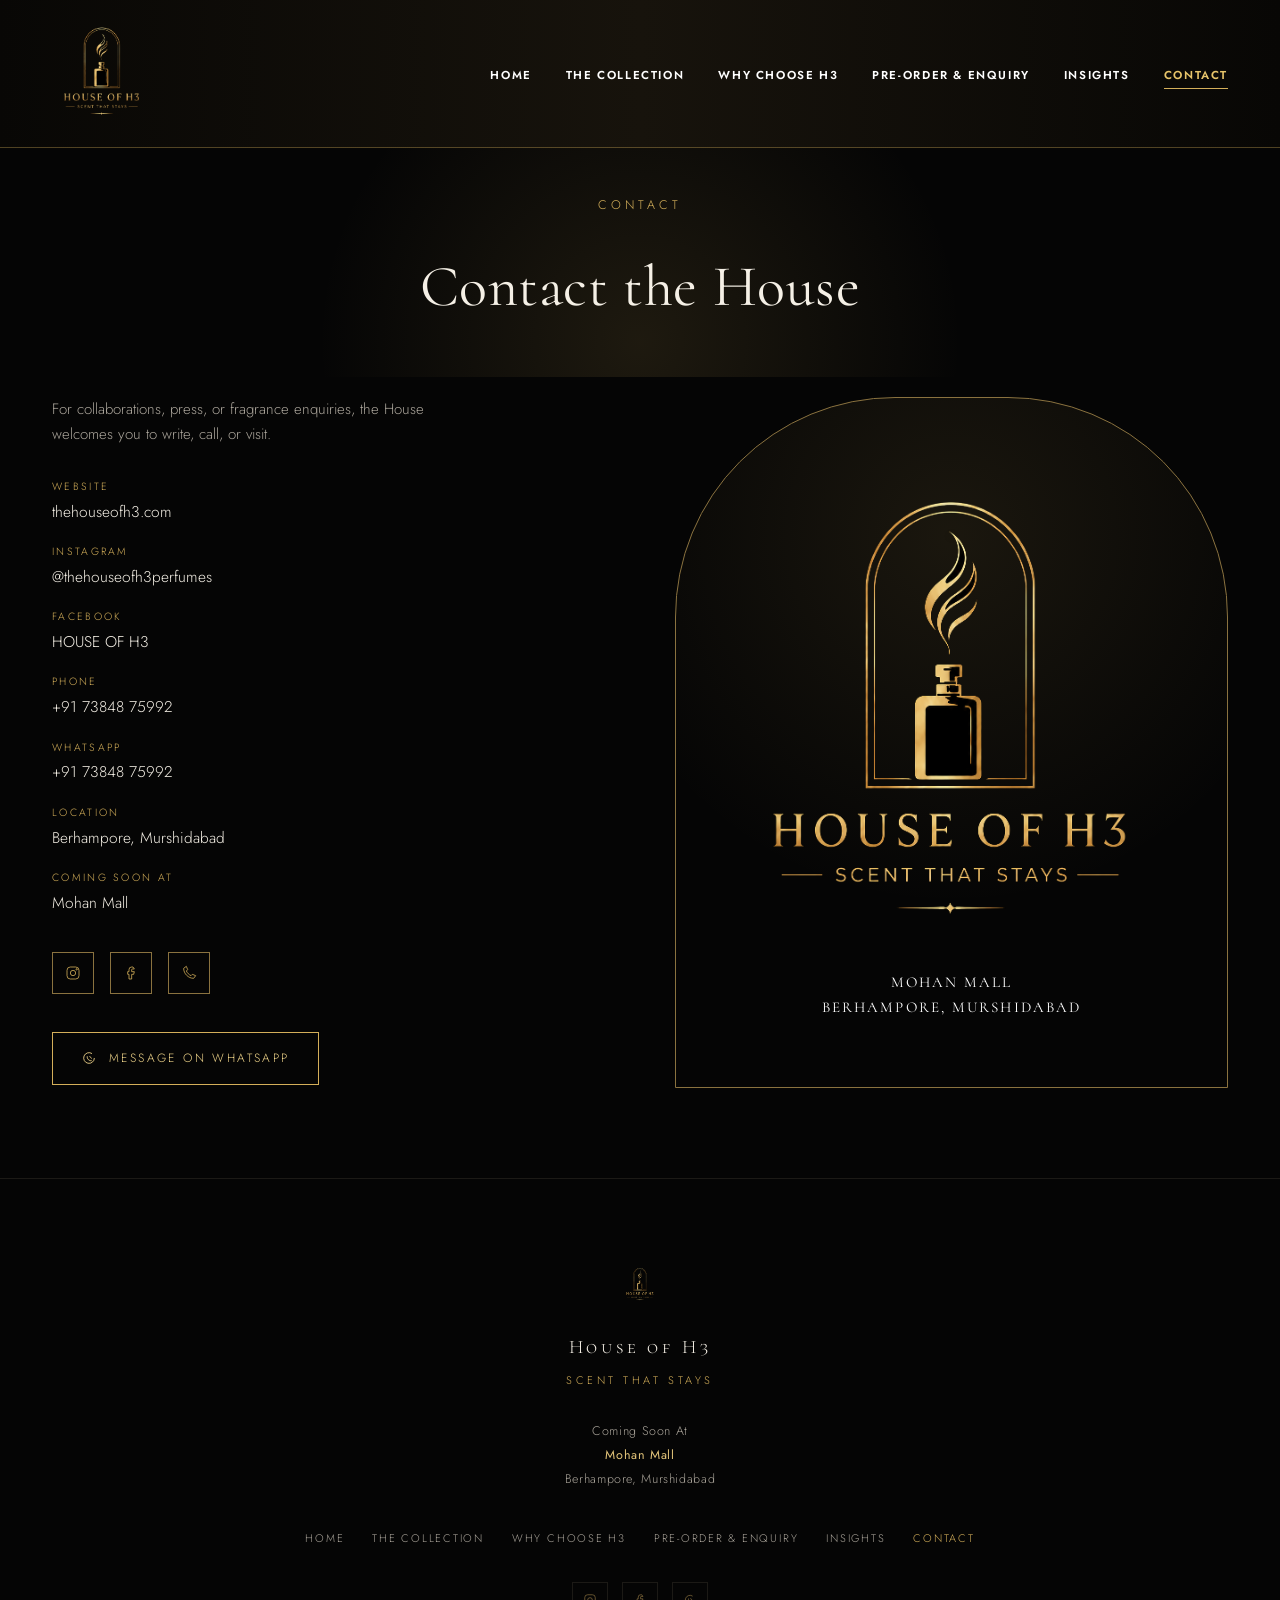
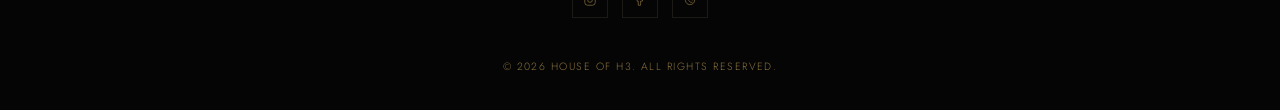
<file: contact.html>
<!DOCTYPE html>
<html lang="en">
<head>
<meta charset="UTF-8">
<meta name="viewport" content="width=device-width, initial-scale=1.0">
<title>Contact — HOUSE OF H3</title>
<meta name="description" content="Contact HOUSE OF H3. Berhampore, Murshidabad. Coming soon at Mohan Mall. Reach us by phone, WhatsApp, Instagram, or Facebook.">
<link rel="canonical" href="https://thehouseofh3.com/contact.html">

<meta property="og:type" content="website">
<meta property="og:title" content="Contact — HOUSE OF H3">
<meta property="og:description" content="Reach the House. Berhampore, Murshidabad — coming soon at Mohan Mall.">
<meta property="og:image" content="assets/images/house-of-h3-logo.png">
<meta property="og:url" content="https://thehouseofh3.com/contact.html">
<meta property="og:site_name" content="HOUSE OF H3">
<meta name="twitter:card" content="summary_large_image">

<link rel="icon" type="image/png" href="assets/images/house-of-h3-logo.png">
<link rel="apple-touch-icon" href="assets/images/house-of-h3-logo.png">

<link rel="preconnect" href="https://fonts.googleapis.com">
<link rel="preconnect" href="https://fonts.gstatic.com" crossorigin>
<link href="https://fonts.googleapis.com/css2?family=Cormorant:wght@300;400;500;600&family=Cormorant+SC:wght@500;600&family=Jost:wght@300;400;500;600&display=swap" rel="stylesheet">

<link rel="stylesheet" href="assets/css/style.css">
  <!-- Google tag (gtag.js) -->
<script async src="https://www.googletagmanager.com/gtag/js?id=G-3G4ZZQGDTH"></script>
<script>
  window.dataLayer = window.dataLayer || [];
  function gtag(){dataLayer.push(arguments);}
  gtag('js', new Date());

  gtag('config', 'G-3G4ZZQGDTH');
</script>
</head>
<body data-page="contact">

<header class="nav" id="siteNav">
  <div class="wrap nav-inner">
    <a href="index.html" class="brand" aria-label="HOUSE OF H3 home">
      <img src="assets/images/house-of-h3-logo.png" alt="HOUSE OF H3 official logo — an arched niche framing a perfume bottle with a rising flame" width="44" height="44">
    </a>
    <nav class="primary" aria-label="Primary">
      <ul>
    <li><a href="index.html" data-nav="home">Home</a></li>
    <li><a href="collection.html" data-nav="collection">The Collection</a></li>
    <li><a href="why-house-of-h3.html" data-nav="why-house">Why Choose H3</a></li>
    <li><a href="pre-order.html" data-nav="pre-order">Pre-Order &amp; Enquiry</a></li>
    <li><a href="insights.html" data-nav="insights">Insights</a></li>
    <li><a href="contact.html" data-nav="contact">Contact</a></li>
</ul>
    </nav>
    <button class="hamburger" id="hamburgerBtn" aria-label="Open menu" aria-expanded="false" aria-controls="mobilePanel">
      <span></span><span></span><span></span>
    </button>
  </div>
</header>

<div class="mobile-panel" id="mobilePanel">
    <a href="index.html" data-nav="home">Home</a>
    <a href="collection.html" data-nav="collection">The Collection</a>
    <a href="why-house-of-h3.html" data-nav="why-house">Why Choose H3</a>
    <a href="pre-order.html" data-nav="pre-order">Pre-Order &amp; Enquiry</a>
    <a href="insights.html" data-nav="insights">Insights</a>
    <a href="contact.html" data-nav="contact">Contact</a>
</div>
<!-- ===================== PAGE HEAD ===================== -->
<section class="page-head" style="padding-bottom:40px;">
  <div class="glow" aria-hidden="true"></div>
  <span class="eyebrow reveal">Contact</span>
  <h1 class="reveal">Contact the House</h1>
</section>

<!-- ===================== CONTACT DETAILS ===================== -->
<section class="section-tight" style="padding-top:20px;">
  <div class="wrap">
    <div class="contact-grid">
      <div class="contact-block reveal">
        <p>For collaborations, press, or fragrance enquiries, the House welcomes you to write, call, or visit.</p>

        <ul class="contact-list">
          <li>
            <span class="label">Website</span>
            <a class="val" href="https://thehouseofh3.com">thehouseofh3.com</a>
          </li>
          <li>
            <span class="label">Instagram</span>
            <a class="val" href="https://www.instagram.com/thehouseofh3perfumes/" target="_blank" rel="noopener">@thehouseofh3perfumes</a>
          </li>
          <li>
            <span class="label">Facebook</span>
            <a class="val" href="https://www.facebook.com/houseofh3/" target="_blank" rel="noopener">HOUSE OF H3</a>
          </li>
          <li>
            <span class="label">Phone</span>
            <a class="val" href="tel:+917384875992">+91 73848 75992</a>
          </li>
          <li>
            <span class="label">WhatsApp</span>
            <a class="val" href="https://wa.me/917384875992" target="_blank" rel="noopener">+91 73848 75992</a>
          </li>
          <li>
            <span class="label">Location</span>
            <span class="val">Berhampore, Murshidabad</span>
          </li>
          <li>
            <span class="label">Coming Soon At</span>
            <span class="val">Mohan Mall</span>
          </li>
        </ul>

        <div class="social-row" aria-label="Social media">
          <a href="https://www.instagram.com/thehouseofh3perfumes/" target="_blank" rel="noopener" aria-label="Instagram">
            <svg viewBox="0 0 24 24"><rect x="3" y="3" width="18" height="18" rx="5"/><circle cx="12" cy="12" r="4"/><circle cx="17.5" cy="6.5" r="1"/></svg>
          </a>
          <a href="https://www.facebook.com/houseofh3/" target="_blank" rel="noopener" aria-label="Facebook">
            <svg viewBox="0 0 24 24"><path d="M15 3 h-2 a4 4 0 0 0 -4 4 v3 H7 v4 h2 v7 h4 v-7 h3 l1 -4 h-4 V7 a1 1 0 0 1 1 -1 h3 z"/></svg>
          </a>
          <a href="tel:+917384875992" aria-label="Phone">
            <svg viewBox="0 0 24 24"><path d="M4 5 c0 8 7 15 15 15 l3 -4 -5 -2 -2 2 c-3 -1.5 -5.5 -4 -7 -7 l2 -2 -2 -5 z"/></svg>
          </a>
        </div>

        <a class="whatsapp-cta" href="https://wa.me/917384875992" target="_blank" rel="noopener" style="margin-top:38px;">
          <svg viewBox="0 0 24 24"><path d="M20 12 a8 8 0 1 1 -3.5 -6.6 M13 9 c.3 1 1.4 3 3.2 3.6 M9.4 9.4 c-.4 1.6 .3 3.6 1.6 5 1.4 1.3 3.4 2 5 1.6"/></svg>
          Message On WhatsApp
        </a>
      </div>

      <div class="map-frame arch-frame reveal">
        <div class="inner">
          <img src="assets/images/house-of-h3-logo.png" alt="HOUSE OF H3 emblem" style="width:64px; margin:0 auto; opacity:.85;">
<img
  class="contact-large-logo"
  src="assets/images/house-of-h3-logo.png"
  alt="HOUSE OF H3"
>
<div class="contact-location-large">

  <h3>
<p>
  MOHAN MALL<br>
  BERHAMPORE, MURSHIDABAD
</p>
  </h3>


</div>
          
<p>Mohan Mall<br>Berhampore, Murshidabad</p>
        </div>
      </div>
    </div>
  </div>
</section>

<!-- ===================== FOOTER ===================== -->
<footer>
  <div class="wrap">
    <img src="assets/images/house-of-h3-logo.png" alt="HOUSE OF H3 official logo">
    <p class="foot-word">House of H3</p>
    <p class="foot-tag">Scent That Stays</p>

    <p class="foot-venue">
      Coming Soon At<br>
      <strong>Mohan Mall</strong><br>
      Berhampore, Murshidabad
    </p>

    <nav class="foot-links" aria-label="Footer">
  <a href="index.html" data-nav="home">Home</a>
  <a href="collection.html" data-nav="collection">The Collection</a>
  <a href="why-house-of-h3.html" data-nav="why-house">Why Choose H3</a>
  <a href="pre-order.html" data-nav="pre-order">Pre-Order &amp; Enquiry</a>
  <a href="insights.html" data-nav="insights">Insights</a>
  <a href="contact.html" data-nav="contact">Contact</a>
</nav>

    <div class="foot-social">
      <a href="https://www.instagram.com/thehouseofh3perfumes/" target="_blank" rel="noopener" aria-label="Instagram">
        <svg viewBox="0 0 24 24"><rect x="3" y="3" width="18" height="18" rx="5"/><circle cx="12" cy="12" r="4"/></svg>
      </a>
      <a href="https://www.facebook.com/houseofh3/" target="_blank" rel="noopener" aria-label="Facebook">
        <svg viewBox="0 0 24 24"><path d="M15 3 h-2 a4 4 0 0 0 -4 4 v3 H7 v4 h2 v7 h4 v-7 h3 l1 -4 h-4 V7 a1 1 0 0 1 1 -1 h3 z"/></svg>
      </a>
      <a href="https://wa.me/917384875992" target="_blank" rel="noopener" aria-label="WhatsApp">
        <svg viewBox="0 0 24 24"><path d="M20 12 a8 8 0 1 1 -3.5 -6.6 M13 9 c.3 1 1.4 3 3.2 3.6 M9.4 9.4 c-.4 1.6 .3 3.6 1.6 5 1.4 1.3 3.4 2 5 1.6"/></svg>
      </a>
    </div>

    <p class="copyright">© 2026 House of H3. All Rights Reserved.</p>
  </div>
</footer>

<script src="assets/js/main.js" defer></script>
</body>
</html>
</file>
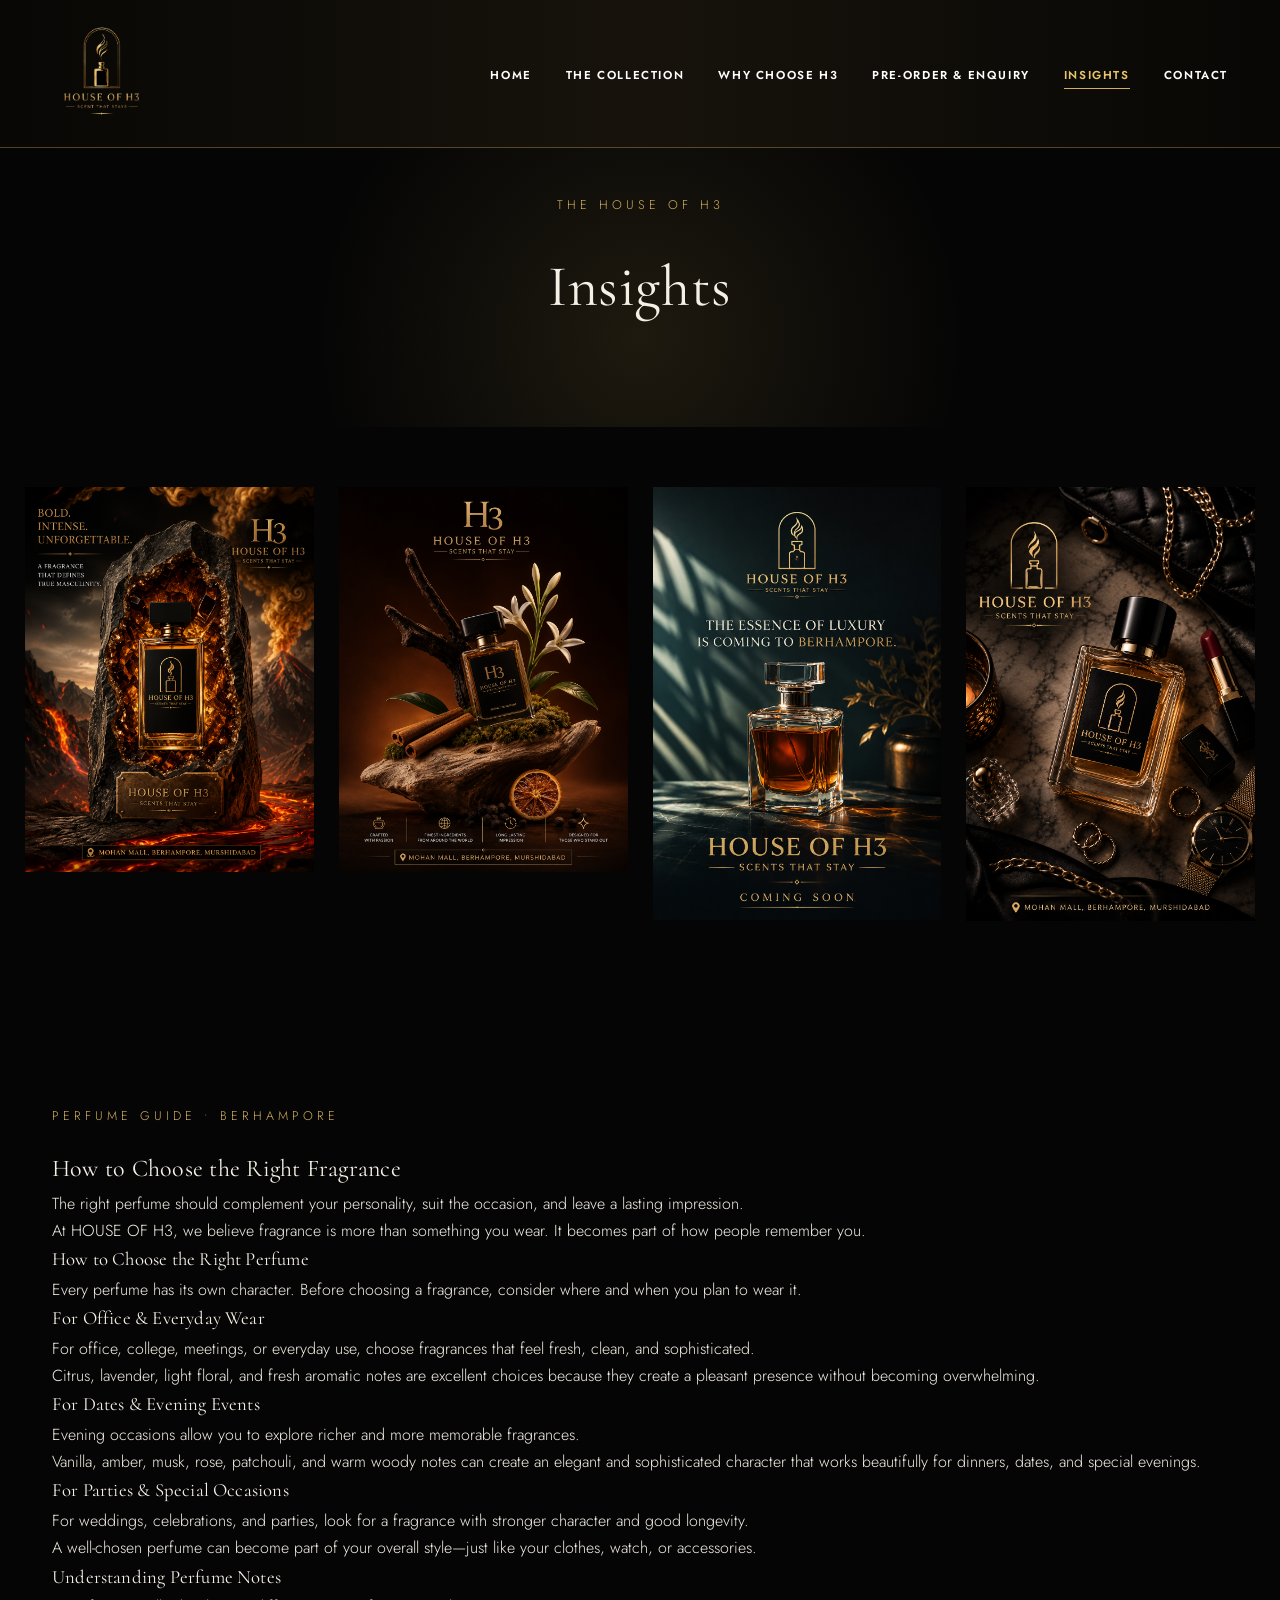
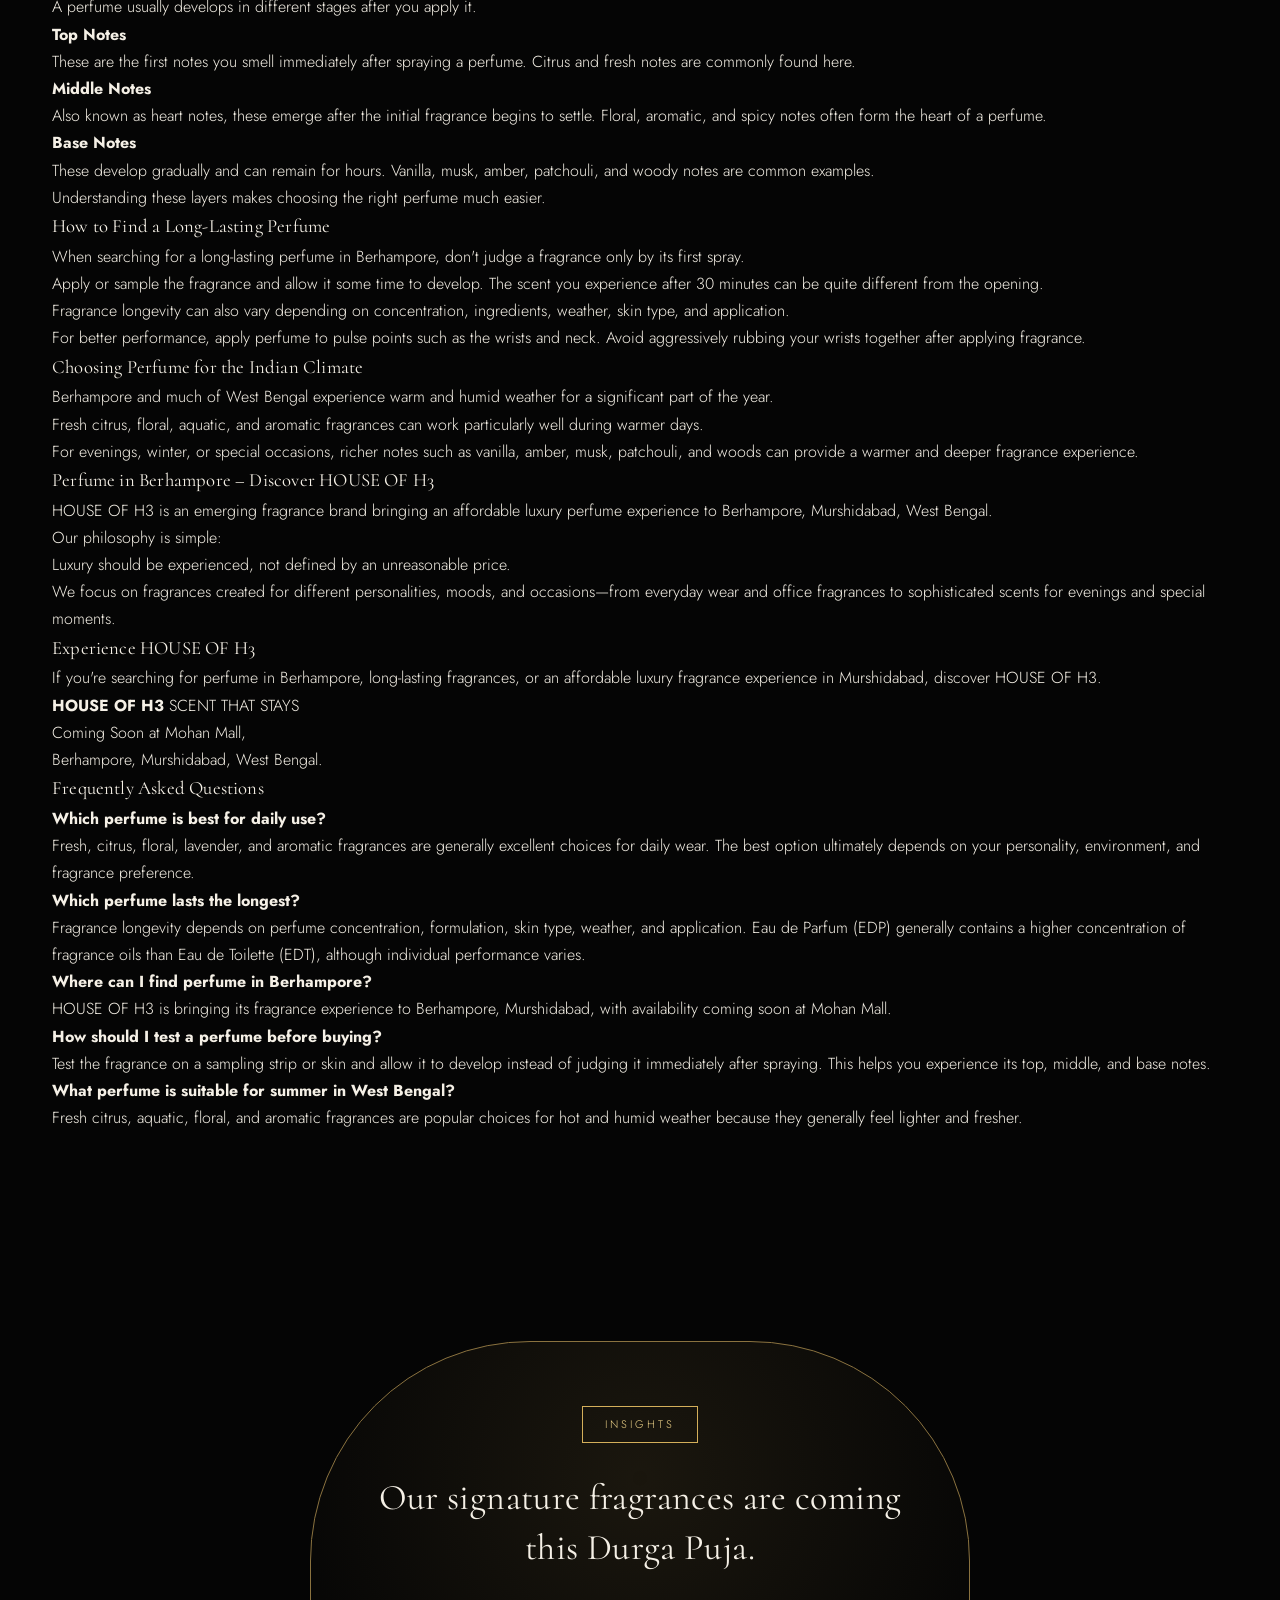
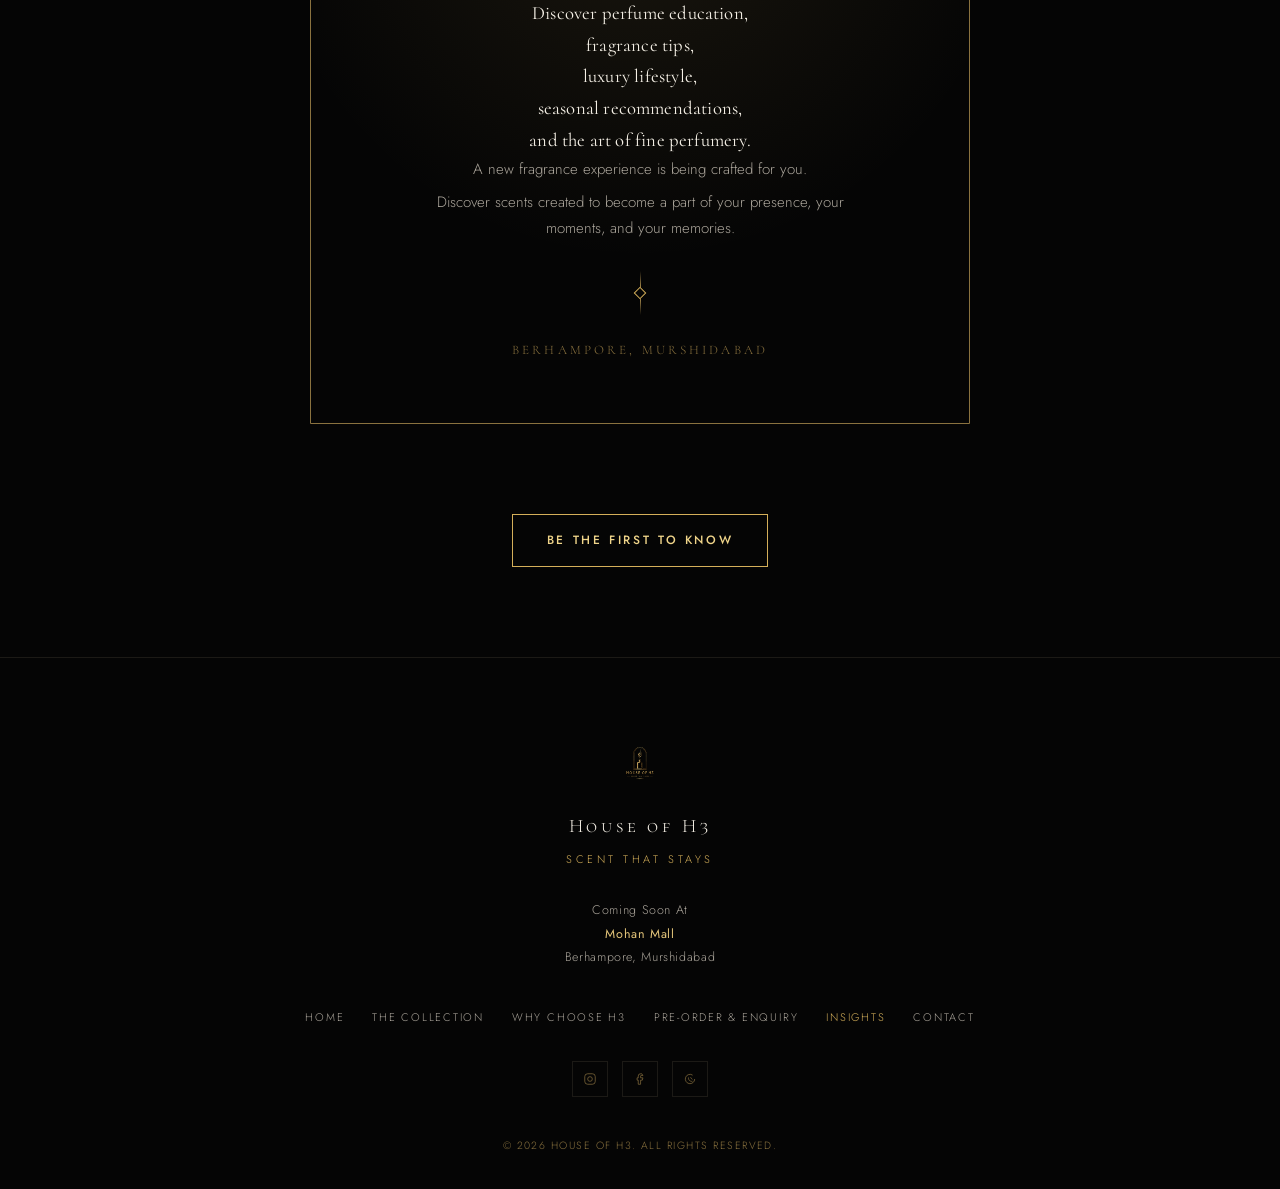
<file: insights.html>
<!DOCTYPE html>
<html lang="en">
<head>
<meta charset="UTF-8">
<meta name="viewport" content="width=device-width, initial-scale=1.0">
<title>Insights | HOUSE OF H3</title>
<meta name="description" content="Perfume education, fragrance guides, luxury lifestyle and insights by HOUSE OF H3.">
<link rel="canonical" href="https://thehouseofh3.com/fragrances.html">

<meta property="og:type" content="website">
<meta property="og:title" content="Insights — HOUSE OF H3">
<meta property="og:description"
content="Perfume education, fragrance guides, luxury lifestyle and insights by HOUSE OF H3.">
<meta property="og:image" content="assets/images/house-of-h3-logo.png">
<meta property="og:url" content="https://thehouseofh3.com/fragrances.html">
<meta property="og:site_name" content="HOUSE OF H3">
<meta name="twitter:card" content="summary_large_image">

<link rel="icon" type="image/png" href="assets/images/house-of-h3-logo.png">
<link rel="apple-touch-icon" href="assets/images/house-of-h3-logo.png">

<link rel="preconnect" href="https://fonts.googleapis.com">
<link rel="preconnect" href="https://fonts.gstatic.com" crossorigin>
<link href="https://fonts.googleapis.com/css2?family=Cormorant:wght@300;400;500;600&family=Cormorant+SC:wght@500;600&family=Jost:wght@300;400;500;600&display=swap" rel="stylesheet">

<link rel="stylesheet" href="assets/css/style.css">
	<!-- Google tag (gtag.js) -->
<script async src="https://www.googletagmanager.com/gtag/js?id=G-3G4ZZQGDTH"></script>
<script>
  window.dataLayer = window.dataLayer || [];
  function gtag(){dataLayer.push(arguments);}
  gtag('js', new Date());

  gtag('config', 'G-3G4ZZQGDTH');
</script>
</head>
<body data-page="fragrances">

<header class="nav" id="siteNav">
  <div class="wrap nav-inner">
    <a href="index.html" class="brand" aria-label="HOUSE OF H3 home">
      <img src="assets/images/house-of-h3-logo.png" alt="HOUSE OF H3 official logo — an arched niche framing a perfume bottle with a rising flame" width="44" height="44">
    </a>
    <nav class="primary" aria-label="Primary">
      <ul>
    <li><a href="index.html" data-nav="home">Home</a></li>
    <li><a href="collection.html" data-nav="collection">The Collection</a></li>
    <li><a href="why-house-of-h3.html" data-nav="why-house">Why Choose H3</a></li>
    <li><a href="pre-order.html" data-nav="pre-order">Pre-Order &amp; Enquiry</a></li>
    <li><a href="fragrances.html" data-nav="fragrances">Insights</a></li>
    <li><a href="contact.html" data-nav="contact">Contact</a></li>
</ul>
    </nav>
    <button class="hamburger" id="hamburgerBtn" aria-label="Open menu" aria-expanded="false" aria-controls="mobilePanel">
      <span></span><span></span><span></span>
    </button>
  </div>
</header>

<div class="mobile-panel" id="mobilePanel">
    <a href="index.html" data-nav="home">Home</a>
    <a href="collection.html" data-nav="collection">The Collection</a>
    <a href="why-house-of-h3.html" data-nav="why-house">Why Choose H3</a>
    <a href="pre-order.html" data-nav="pre-order">Pre-Order &amp; Enquiry</a>
    <a href="fragrances.html" data-nav="fragrances">Insights</a>
    <a href="contact.html" data-nav="contact">Contact</a>
</div>
<!-- ===================== PAGE HEAD ===================== -->
<section class="page-head">
  <div class="glow" aria-hidden="true"></div>
  <span class="eyebrow reveal">The House of H3</span>
 <h1 class="reveal">
Insights
</h1>

</section>

<!-- HOUSE OF H3 IMAGE GALLERY -->

<div class="h3-image-gallery">

  <img
    src="assets/images/dress-well.png"
    alt="HOUSE OF H3"
  >

  <img
    src="assets/images/oc.png"
    alt="HOUSE OF H3"
  >
<img
    src="assets/images/scentsthat-stay.png"
    alt="HOUSE OF H3"
  >
<img
    src="assets/images/your-lifestyle-your-signeture.png"
    alt="HOUSE OF H3"
  >


</div>


<!-- ===================== SEO INSIGHT ARTICLE ===================== -->

<section class="insights-article-section">
  <div class="wrap">

    <article class="insights-article">

      <span class="eyebrow">PERFUME GUIDE • BERHAMPORE</span>

      <h2> How to Choose the Right Fragrance</h2>

      <p>
        The right perfume should complement your personality, suit the occasion, and leave a lasting impression.
      </p>

      <p>
        At HOUSE OF H3, we believe fragrance is more than something you wear.
        It becomes part of how people remember you.
      </p>


      <h3>How to Choose the Right Perfume</h3>

      <p>
        Every perfume has its own character. Before choosing a fragrance,
        consider where and when you plan to wear it.
      </p>


      <h3>For Office &amp; Everyday Wear</h3>

      <p>
        For office, college, meetings, or everyday use, choose fragrances
        that feel fresh, clean, and sophisticated.
      </p>

      <p>
        Citrus, lavender, light floral, and fresh aromatic notes are excellent
        choices because they create a pleasant presence without becoming overwhelming.
      </p>


      <h3>For Dates &amp; Evening Events</h3>

      <p>
        Evening occasions allow you to explore richer and more memorable fragrances.
      </p>

      <p>
        Vanilla, amber, musk, rose, patchouli, and warm woody notes can create
        an elegant and sophisticated character that works beautifully for dinners,
        dates, and special evenings.
      </p>


      <h3>For Parties &amp; Special Occasions</h3>

      <p>
        For weddings, celebrations, and parties, look for a fragrance with
        stronger character and good longevity.
      </p>

      <p>
        A well-chosen perfume can become part of your overall style—just like
        your clothes, watch, or accessories.
      </p>


      <h3>Understanding Perfume Notes</h3>

      <p>
        A perfume usually develops in different stages after you apply it.
      </p>

      <h4>Top Notes</h4>

      <p>
        These are the first notes you smell immediately after spraying a perfume.
        Citrus and fresh notes are commonly found here.
      </p>

      <h4>Middle Notes</h4>

      <p>
        Also known as heart notes, these emerge after the initial fragrance begins
        to settle. Floral, aromatic, and spicy notes often form the heart of a perfume.
      </p>

      <h4>Base Notes</h4>

      <p>
        These develop gradually and can remain for hours. Vanilla, musk, amber,
        patchouli, and woody notes are common examples.
      </p>

      <p>
        Understanding these layers makes choosing the right perfume much easier.
      </p>


      <h3>How to Find a Long-Lasting Perfume</h3>

      <p>
        When searching for a long-lasting perfume in Berhampore, don't judge
        a fragrance only by its first spray.
      </p>

      <p>
        Apply or sample the fragrance and allow it some time to develop.
        The scent you experience after 30 minutes can be quite different from the opening.
      </p>

      <p>
        Fragrance longevity can also vary depending on concentration, ingredients,
        weather, skin type, and application.
      </p>

      <p>
        For better performance, apply perfume to pulse points such as the wrists
        and neck. Avoid aggressively rubbing your wrists together after applying fragrance.
      </p>


      <h3>Choosing Perfume for the Indian Climate</h3>

      <p>
        Berhampore and much of West Bengal experience warm and humid weather
        for a significant part of the year.
      </p>

      <p>
        Fresh citrus, floral, aquatic, and aromatic fragrances can work
        particularly well during warmer days.
      </p>

      <p>
        For evenings, winter, or special occasions, richer notes such as vanilla,
        amber, musk, patchouli, and woods can provide a warmer and deeper fragrance experience.
      </p>


      <h3>Perfume in Berhampore – Discover HOUSE OF H3</h3>

      <p>
        HOUSE OF H3 is an emerging fragrance brand bringing an affordable luxury
        perfume experience to Berhampore, Murshidabad, West Bengal.
      </p>

      <p>
        Our philosophy is simple:
      </p>

      <blockquote>
        Luxury should be experienced, not defined by an unreasonable price.
      </blockquote>

      <p>
        We focus on fragrances created for different personalities, moods,
        and occasions—from everyday wear and office fragrances to sophisticated
        scents for evenings and special moments.
      </p>


      <h3>Experience HOUSE OF H3</h3>

      <p>
        If you're searching for perfume in Berhampore, long-lasting fragrances,
        or an affordable luxury fragrance experience in Murshidabad,
        discover HOUSE OF H3.
      </p>

      <div class="article-brand-signature">
        <strong>HOUSE OF H3</strong>
        <span>SCENT THAT STAYS</span>

        <p>
          Coming Soon at Mohan Mall,<br>
          Berhampore, Murshidabad, West Bengal.
        </p>
      </div>


      <!-- ===================== FAQ ===================== -->

      <div class="article-faq">

        <h3>Frequently Asked Questions</h3>

        <h4>Which perfume is best for daily use?</h4>

        <p>
          Fresh, citrus, floral, lavender, and aromatic fragrances are generally
          excellent choices for daily wear. The best option ultimately depends
          on your personality, environment, and fragrance preference.
        </p>


        <h4>Which perfume lasts the longest?</h4>

        <p>
          Fragrance longevity depends on perfume concentration, formulation,
          skin type, weather, and application. Eau de Parfum (EDP) generally
          contains a higher concentration of fragrance oils than Eau de Toilette
          (EDT), although individual performance varies.
        </p>


        <h4>Where can I find perfume in Berhampore?</h4>

        <p>
          HOUSE OF H3 is bringing its fragrance experience to Berhampore,
          Murshidabad, with availability coming soon at Mohan Mall.
        </p>


        <h4>How should I test a perfume before buying?</h4>

        <p>
          Test the fragrance on a sampling strip or skin and allow it to develop
          instead of judging it immediately after spraying. This helps you
          experience its top, middle, and base notes.
        </p>


        <h4>What perfume is suitable for summer in West Bengal?</h4>

        <p>
          Fresh citrus, aquatic, floral, and aromatic fragrances are popular
          choices for hot and humid weather because they generally feel lighter
          and fresher.
        </p>

      </div>

    </article>

  </div>
</section>
<!-- ===================== ANNOUNCEMENT ===================== -->
<section class="announcement section-tight">
  <div class="wrap">
    <div class="frame arch-frame reveal">
      <span class="badge">INSIGHTS</span>
	<h2>Our signature fragrances are coming this Durga Puja.<br></h2>
     <h3> Discover perfume education,<br> fragrance tips,<br> luxury lifestyle,<br> seasonal recommendations,<br> and the art of fine perfumery.</h3>



      <p>A new fragrance experience is being crafted for you.</p>
      <p>Discover scents created to become a part of your presence, your moments, and your memories.</p>
      <div class="arch-divider" style="height:44px; margin:30px auto 6px;"></div>
      <p class="place">Berhampore, Murshidabad</p>
    </div>
  </div>
</section>

<section class="section-tight" style="padding-top:0;">
  <div class="wrap reveal" style="text-align:center;">
    <a href="pre-order.html" class="btn">Be The First To Know</a>
  </div>
</section>

<!-- ===================== FOOTER ===================== -->
<footer>
  <div class="wrap">
    <img src="assets/images/house-of-h3-logo.png" alt="HOUSE OF H3 official logo">
    <p class="foot-word">House of H3</p>
    <p class="foot-tag">Scent That Stays</p>

    <p class="foot-venue">
      Coming Soon At<br>
      <strong>Mohan Mall</strong><br>
      Berhampore, Murshidabad
    </p>

    <nav class="foot-links" aria-label="Footer">
  <a href="index.html" data-nav="home">Home</a>
  <a href="collection.html" data-nav="collection">The Collection</a>
  <a href="why-house-of-h3.html" data-nav="why-house">Why Choose H3</a>
  <a href="pre-order.html" data-nav="pre-order">Pre-Order &amp; Enquiry</a>
  <a href="fragrances.html" data-nav="fragrances">Insights</a>
  <a href="contact.html" data-nav="contact">Contact</a>
</nav>

    <div class="foot-social">
      <a href="https://www.instagram.com/thehouseofh3perfumes/" target="_blank" rel="noopener" aria-label="Instagram">
        <svg viewBox="0 0 24 24"><rect x="3" y="3" width="18" height="18" rx="5"/><circle cx="12" cy="12" r="4"/></svg>
      </a>
      <a href="https://www.facebook.com/houseofh3/" target="_blank" rel="noopener" aria-label="Facebook">
        <svg viewBox="0 0 24 24"><path d="M15 3 h-2 a4 4 0 0 0 -4 4 v3 H7 v4 h2 v7 h4 v-7 h3 l1 -4 h-4 V7 a1 1 0 0 1 1 -1 h3 z"/></svg>
      </a>
      <a href="https://wa.me/917384875992" target="_blank" rel="noopener" aria-label="WhatsApp">
        <svg viewBox="0 0 24 24"><path d="M20 12 a8 8 0 1 1 -3.5 -6.6 M13 9 c.3 1 1.4 3 3.2 3.6 M9.4 9.4 c-.4 1.6 .3 3.6 1.6 5 1.4 1.3 3.4 2 5 1.6"/></svg>
      </a>
    </div>

    <p class="copyright">© 2026 House of H3. All Rights Reserved.</p>
  </div>
</footer>

<script src="assets/js/main.js" defer></script>
</body>
</html>
</file>
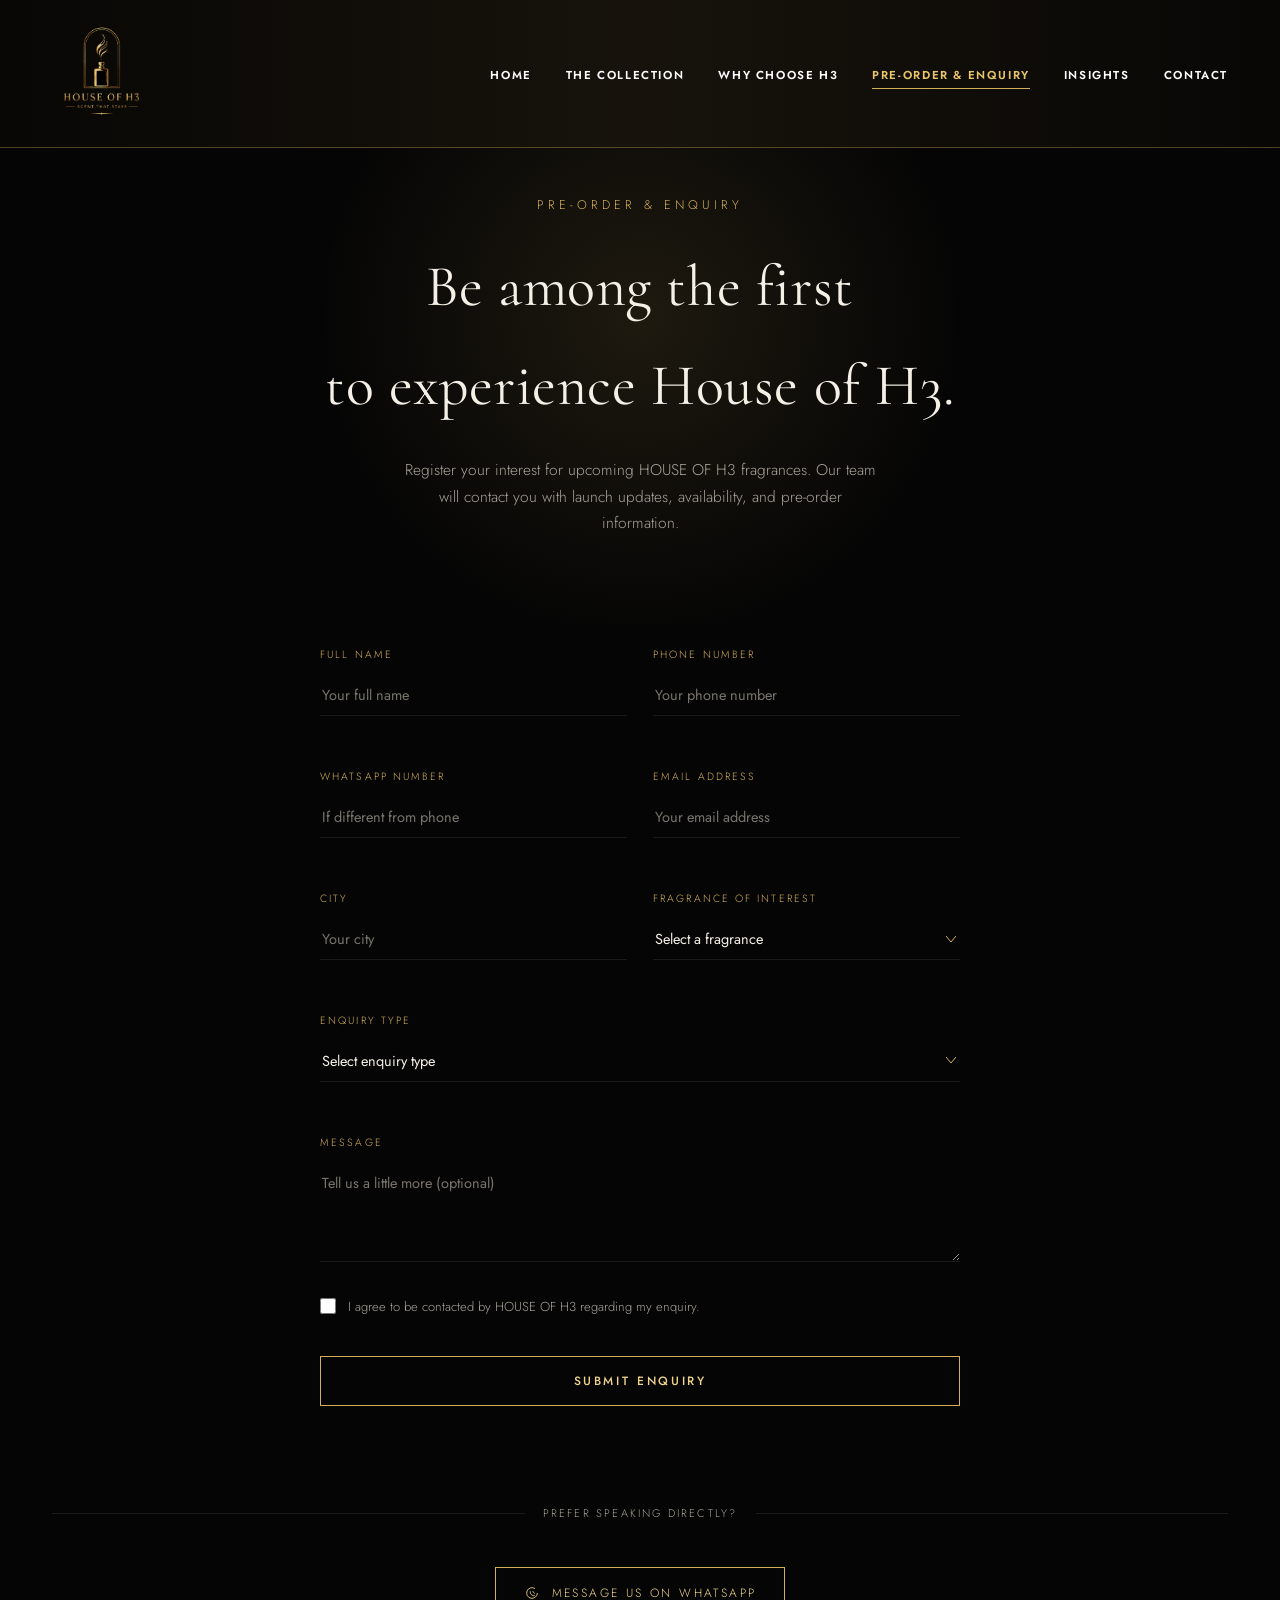
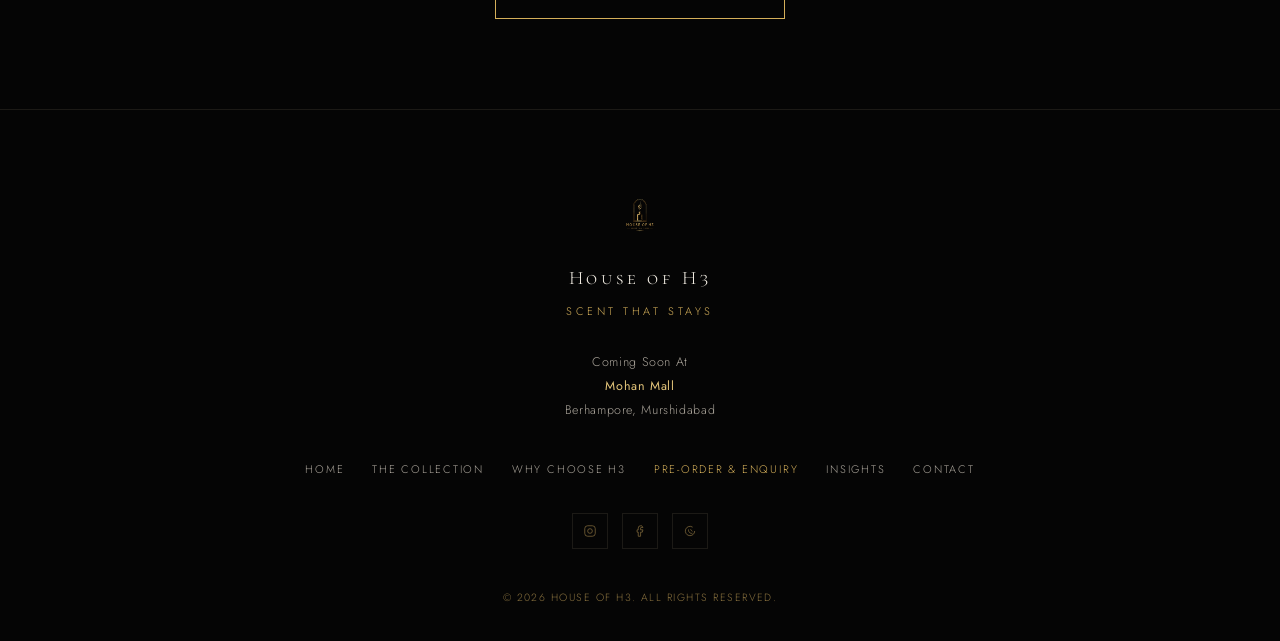
<file: pre-order.html>
<!DOCTYPE html>
<html lang="en">
<head>
<meta charset="UTF-8">
<meta name="viewport" content="width=device-width, initial-scale=1.0">
<title>Pre-Order &amp; Enquiry — HOUSE OF H3</title>
<meta name="description" content="Be among the first to experience HOUSE OF H3. Register your interest for upcoming launches, availability, and pre-order information.">
<link rel="canonical" href="https://thehouseofh3.com/pre-order.html">

<meta property="og:type" content="website">
<meta property="og:title" content="Pre-Order & Enquiry — HOUSE OF H3">
<meta property="og:description" content="Be among the first to experience HOUSE OF H3.">
<meta property="og:image" content="assets/images/house-of-h3-logo.png">
<meta property="og:url" content="https://thehouseofh3.com/pre-order.html">
<meta property="og:site_name" content="HOUSE OF H3">
<meta name="twitter:card" content="summary_large_image">

<link rel="icon" type="image/png" href="assets/images/house-of-h3-logo.png">
<link rel="apple-touch-icon" href="assets/images/house-of-h3-logo.png">

<link rel="preconnect" href="https://fonts.googleapis.com">
<link rel="preconnect" href="https://fonts.gstatic.com" crossorigin>
<link href="https://fonts.googleapis.com/css2?family=Cormorant:wght@300;400;500;600&family=Cormorant+SC:wght@500;600&family=Jost:wght@300;400;500;600&display=swap" rel="stylesheet">

<link rel="stylesheet" href="assets/css/style.css">
  <!-- Google tag (gtag.js) -->
<script async src="https://www.googletagmanager.com/gtag/js?id=G-3G4ZZQGDTH"></script>
<script>
  window.dataLayer = window.dataLayer || [];
  function gtag(){dataLayer.push(arguments);}
  gtag('js', new Date());

  gtag('config', 'G-3G4ZZQGDTH');
</script>
</head>
<body data-page="pre-order">

<header class="nav" id="siteNav">
  <div class="wrap nav-inner">
    <a href="index.html" class="brand" aria-label="HOUSE OF H3 home">
      <img src="assets/images/house-of-h3-logo.png" alt="HOUSE OF H3 official logo — an arched niche framing a perfume bottle with a rising flame" width="44" height="44">
    </a>
    <nav class="primary" aria-label="Primary">
      <ul>
    <li><a href="index.html" data-nav="home">Home</a></li>
    <li><a href="collection.html" data-nav="collection">The Collection</a></li>
    <li><a href="why-house-of-h3.html" data-nav="why-house">Why Choose H3</a></li>
    <li><a href="pre-order.html" data-nav="pre-order">Pre-Order &amp; Enquiry</a></li>
    <li><a href="insights.html" data-nav="insights">Insights</a></li>
    <li><a href="contact.html" data-nav="contact">Contact</a></li>
</ul>
    </nav>
    <button class="hamburger" id="hamburgerBtn" aria-label="Open menu" aria-expanded="false" aria-controls="mobilePanel">
      <span></span><span></span><span></span>
    </button>
  </div>
</header>

<div class="mobile-panel" id="mobilePanel">
    <a href="index.html" data-nav="home">Home</a>
    <a href="collection.html" data-nav="collection">The Collection</a>
    <a href="why-house-of-h3.html" data-nav="why-house">Why Choose H3</a>
    <a href="pre-order.html" data-nav="pre-order">Pre-Order &amp; Enquiry</a>
    <a href="insights.html" data-nav="insights">Insights</a>
    <a href="contact.html" data-nav="contact">Contact</a>
</div>
<!-- ===================== PAGE HEAD ===================== -->
<section class="page-head">
  <div class="glow" aria-hidden="true"></div>
  <span class="eyebrow reveal">Pre-Order &amp; Enquiry</span>
  <h1 class="reveal">Be among the first<br>to experience House of H3.</h1>
  <p class="lede reveal">Register your interest for upcoming HOUSE OF H3 fragrances. Our team will contact you with launch updates, availability, and pre-order information.</p>
</section>

<!-- ===================== ENQUIRY FORM ===================== -->
<section class="section-tight" style="padding-top:20px;">
  <div class="wrap">
    <form class="form-shell reveal" id="enquiryForm" novalidate>

      <div class="field-group">
        <div class="field">
          <label for="fullName">Full Name</label>
          <input type="text" id="fullName" name="fullName" placeholder="Your full name" required autocomplete="name">
        </div>
        <div class="field">
          <label for="phoneNumber">Phone Number</label>
          <input type="tel" id="phoneNumber" name="phoneNumber" placeholder="Your phone number" required autocomplete="tel">
        </div>
        <div class="field">
          <label for="whatsappNumber">WhatsApp Number</label>
          <input type="tel" id="whatsappNumber" name="whatsappNumber" placeholder="If different from phone" autocomplete="tel">
        </div>
        <div class="field">
          <label for="emailAddress">Email Address</label>
          <input type="email" id="emailAddress" name="emailAddress" placeholder="Your email address" required autocomplete="email">
        </div>
        <div class="field">
          <label for="city">City</label>
          <input type="text" id="city" name="city" placeholder="Your city" required autocomplete="address-level2">
        </div>
        <div class="field">
          <label for="fragranceInterest">Fragrance of Interest</label>
          <select id="fragranceInterest" name="fragranceInterest" required>
            <option value="" disabled selected>Select a fragrance</option>
            <option value="Libera">Libera</option>
            <option value="Velvet Mademoiselle">Velvet Mademoiselle</option>
            <option value="Other House of H3 Fragrances">Other House of H3 Fragrances</option>
            <option value="Not Sure — Help Me Choose">Not Sure — Help Me Choose</option>
          </select>
        </div>
        <div class="field full">
          <label for="enquiryType">Enquiry Type</label>
          <select id="enquiryType" name="enquiryType" required>
            <option value="" disabled selected>Select enquiry type</option>
            <option value="Pre-Order Interest">Pre-Order Interest</option>
            <option value="Product Enquiry">Product Enquiry</option>
            <option value="Fragrance Recommendation">Fragrance Recommendation</option>
            <option value="Business or Collaboration Enquiry">Business or Collaboration Enquiry</option>
          </select>
        </div>
        <div class="field full">
          <label for="message">Message</label>
          <textarea id="message" name="message" placeholder="Tell us a little more (optional)"></textarea>
        </div>
      </div>

      <label class="consent" for="consentCheck">
        <input type="checkbox" id="consentCheck" name="consentCheck" required>
        <span>I agree to be contacted by HOUSE OF H3 regarding my enquiry.</span>
      </label>

      <button type="submit" class="btn full">Submit Enquiry</button>
      <p class="form-note" id="enquiryNote" role="status" aria-live="polite"></p>
    </form>

    <div class="divider-or reveal">Prefer speaking directly?</div>

    <div class="reveal" style="text-align:center;">
      <a class="whatsapp-cta" href="https://wa.me/917384875992" target="_blank" rel="noopener">
        <svg viewBox="0 0 24 24"><path d="M20 12 a8 8 0 1 1 -3.5 -6.6 M13 9 c.3 1 1.4 3 3.2 3.6 M9.4 9.4 c-.4 1.6 .3 3.6 1.6 5 1.4 1.3 3.4 2 5 1.6"/></svg>
        Message Us On WhatsApp
      </a>
    </div>
  </div>
</section>

<!-- ===================== FOOTER ===================== -->
<footer>
  <div class="wrap">
    <img src="assets/images/house-of-h3-logo.png" alt="HOUSE OF H3 official logo">
    <p class="foot-word">House of H3</p>
    <p class="foot-tag">Scent That Stays</p>

    <p class="foot-venue">
      Coming Soon At<br>
      <strong>Mohan Mall</strong><br>
      Berhampore, Murshidabad
    </p>

    <nav class="foot-links" aria-label="Footer">
  <a href="index.html" data-nav="home">Home</a>
  <a href="collection.html" data-nav="collection">The Collection</a>
  <a href="why-house-of-h3.html" data-nav="why-house">Why Choose H3</a>
  <a href="pre-order.html" data-nav="pre-order">Pre-Order &amp; Enquiry</a>
  <a href="insights.html" data-nav="insights">Insights</a>
  <a href="contact.html" data-nav="contact">Contact</a>
</nav>

    <div class="foot-social">
      <a href="https://www.instagram.com/thehouseofh3perfumes/" target="_blank" rel="noopener" aria-label="Instagram">
        <svg viewBox="0 0 24 24"><rect x="3" y="3" width="18" height="18" rx="5"/><circle cx="12" cy="12" r="4"/></svg>
      </a>
      <a href="https://www.facebook.com/houseofh3/" target="_blank" rel="noopener" aria-label="Facebook">
        <svg viewBox="0 0 24 24"><path d="M15 3 h-2 a4 4 0 0 0 -4 4 v3 H7 v4 h2 v7 h4 v-7 h3 l1 -4 h-4 V7 a1 1 0 0 1 1 -1 h3 z"/></svg>
      </a>
      <a href="https://wa.me/917384875992" target="_blank" rel="noopener" aria-label="WhatsApp">
        <svg viewBox="0 0 24 24"><path d="M20 12 a8 8 0 1 1 -3.5 -6.6 M13 9 c.3 1 1.4 3 3.2 3.6 M9.4 9.4 c-.4 1.6 .3 3.6 1.6 5 1.4 1.3 3.4 2 5 1.6"/></svg>
      </a>
    </div>

    <p class="copyright">© 2026 House of H3. All Rights Reserved.</p>
  </div>
</footer>

<script src="assets/js/main.js" defer></script>
</body>
</html>
</file>
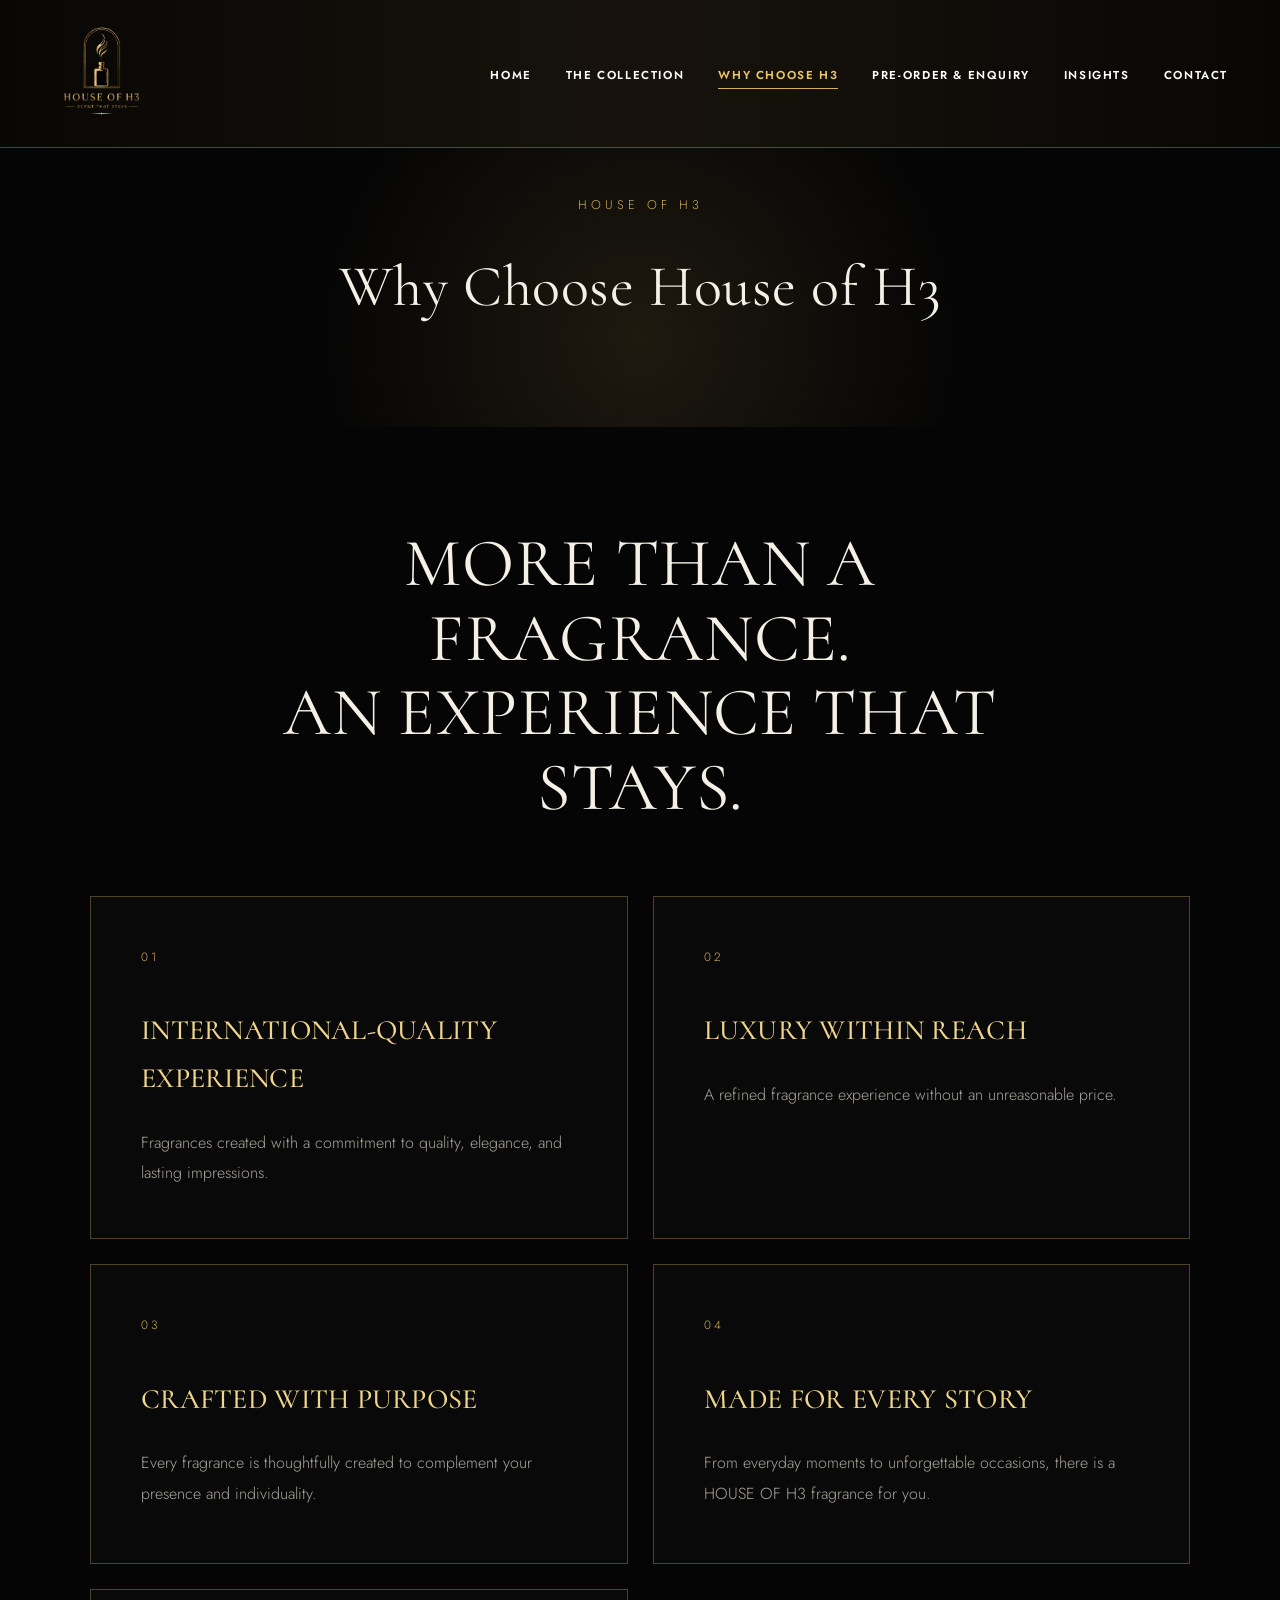
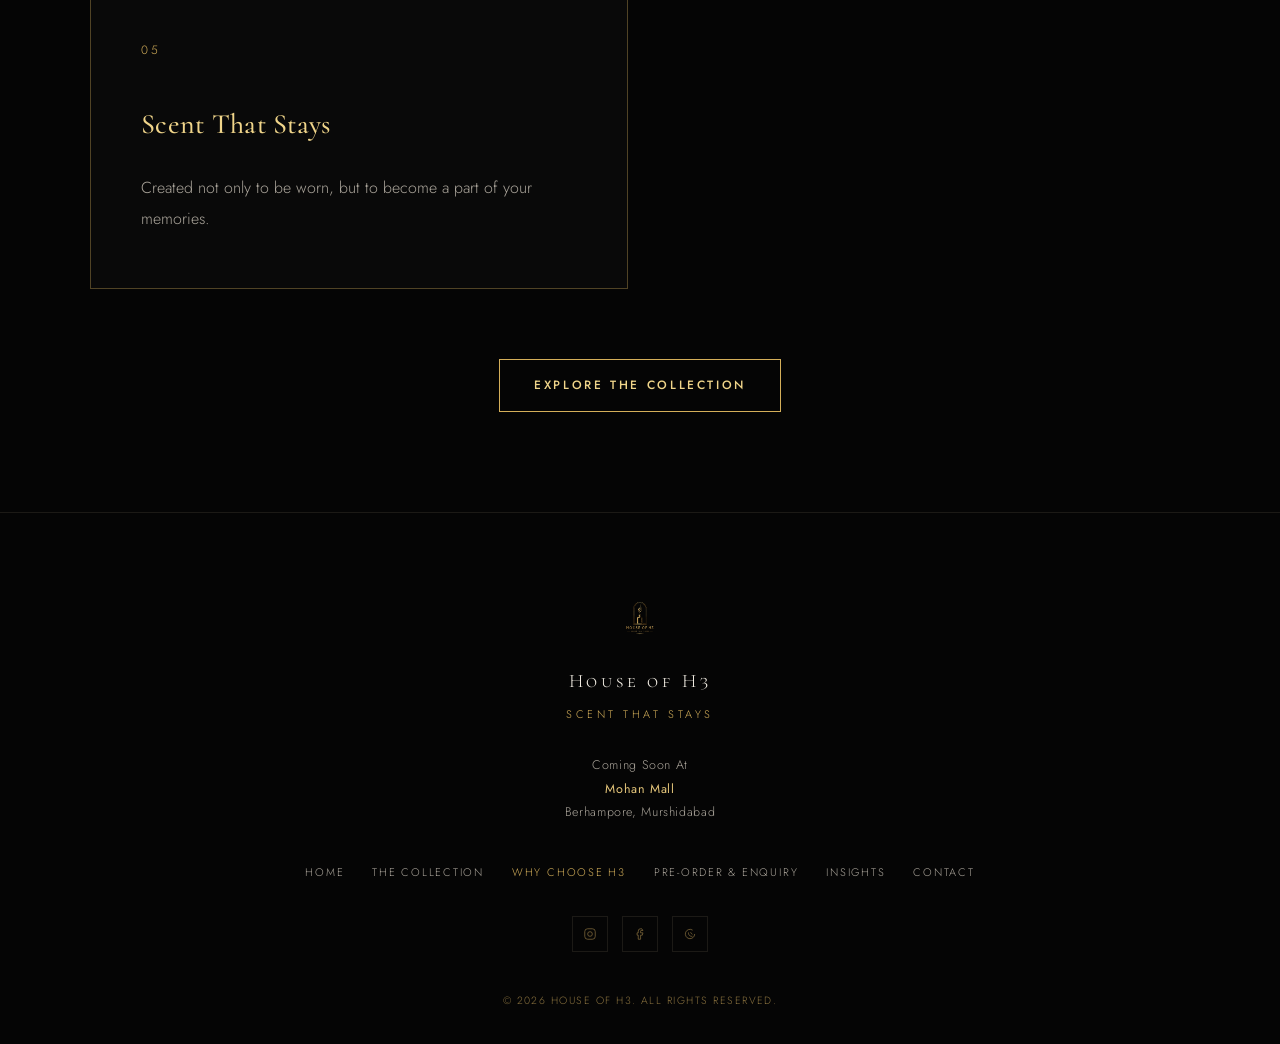
<file: why-house-of-h3.html>
<!DOCTYPE html>
<html lang="en">
<head>
<meta charset="UTF-8">
<meta name="viewport" content="width=device-width, initial-scale=1.0">
<title>Contact — HOUSE OF H3</title>
<meta name="description" content="Contact HOUSE OF H3. Berhampore, Murshidabad. Coming soon at Mohan Mall. Reach us by phone, WhatsApp, Instagram, or Facebook.">
<link rel="canonical" href="https://thehouseofh3.com/contact.html">

<meta property="og:type" content="website">
<meta property="og:title" content="Contact — HOUSE OF H3">
<meta property="og:description" content="Reach the House. Berhampore, Murshidabad — coming soon at Mohan Mall.">
<meta property="og:image" content="assets/images/house-of-h3-logo.png">
<meta property="og:url" content="https://thehouseofh3.com/contact.html">
<meta property="og:site_name" content="HOUSE OF H3">
<meta name="twitter:card" content="summary_large_image">

<link rel="icon" type="image/png" href="assets/images/house-of-h3-logo.png">
<link rel="apple-touch-icon" href="assets/images/house-of-h3-logo.png">

<link rel="preconnect" href="https://fonts.googleapis.com">
<link rel="preconnect" href="https://fonts.gstatic.com" crossorigin>
<link href="https://fonts.googleapis.com/css2?family=Cormorant:wght@300;400;500;600&family=Cormorant+SC:wght@500;600&family=Jost:wght@300;400;500;600&display=swap" rel="stylesheet">

<link rel="stylesheet" href="assets/css/style.css">
  <!-- Google tag (gtag.js) -->
<script async src="https://www.googletagmanager.com/gtag/js?id=G-3G4ZZQGDTH"></script>
<script>
  window.dataLayer = window.dataLayer || [];
  function gtag(){dataLayer.push(arguments);}
  gtag('js', new Date());

  gtag('config', 'G-3G4ZZQGDTH');
</script>
</head>
<body data-page="why-house">

<header class="nav" id="siteNav">
  <div class="wrap nav-inner">
    <a href="index.html" class="brand" aria-label="HOUSE OF H3 home">
      <img src="assets/images/house-of-h3-logo.png" alt="HOUSE OF H3 official logo — an arched niche framing a perfume bottle with a rising flame" width="44" height="44">
    </a>
    <nav class="primary" aria-label="Primary">
      <ul>
    <li><a href="index.html" data-nav="home">Home</a></li>
    <li><a href="collection.html" data-nav="collection">The Collection</a></li>
    <li><a href="why-house-of-h3.html" data-nav="why-house">Why Choose H3</a></li>
    <li><a href="pre-order.html" data-nav="pre-order">Pre-Order &amp; Enquiry</a></li>
    <li><a href="insights.html" data-nav="insights">Insights</a></li>
    <li><a href="contact.html" data-nav="contact">Contact</a></li>
</ul>
    </nav>
    <button class="hamburger" id="hamburgerBtn" aria-label="Open menu" aria-expanded="false" aria-controls="mobilePanel">
      <span></span><span></span><span></span>
    </button>
  </div>
</header>

<div class="mobile-panel" id="mobilePanel">
    <a href="index.html" data-nav="home">Home</a>
    <a href="collection.html" data-nav="collection">The Collection</a>
    <a href="why-house-of-h3.html" data-nav="why-house">Why Choose H3</a>
    <a href="pre-order.html" data-nav="pre-order">Pre-Order &amp; Enquiry</a>
    <a href="insights.html" data-nav="insights">Insights</a>
    <a href="contact.html" data-nav="contact">Contact</a>
</div>
<!-- ===================== PAGE HEAD ===================== -->
<!-- ===================== PAGE HEAD ===================== -->

<section class="page-head">

  <div class="glow" aria-hidden="true"></div>

  <span class="eyebrow reveal">
    HOUSE OF H3
  </span>

  <h1 class="reveal">
    Why Choose House of H3
  </h1>

</section>


<!-- ===================== WHY CHOOSE H3 ===================== -->

<section class="why-h3-section">

  <div class="wrap">

    <div class="why-h3-intro reveal">

      <h2>
        MORE THAN A FRAGRANCE.<br>
        AN EXPERIENCE THAT STAYS.
      </h2>

    </div>


    <div class="why-h3-grid">


      <article class="why-h3-card reveal">

        <span>01</span>

        <h3>
          INTERNATIONAL-QUALITY EXPERIENCE
        </h3>

        <p>
          Fragrances created with a commitment to quality,
          elegance, and lasting impressions.
        </p>

      </article>


      <article class="why-h3-card reveal">

        <span>02</span>

        <h3>
          LUXURY WITHIN REACH
        </h3>

        <p>
          A refined fragrance experience
          without an unreasonable price.
        </p>

      </article>


      <article class="why-h3-card reveal">

        <span>03</span>

        <h3>
          CRAFTED WITH PURPOSE
        </h3>

        <p>
          Every fragrance is thoughtfully created
          to complement your presence and individuality.
        </p>

      </article>


      <article class="why-h3-card reveal">

        <span>04</span>

        <h3>
          MADE FOR EVERY STORY
        </h3>

        <p>
          From everyday moments to unforgettable occasions,
          there is a HOUSE OF H3 fragrance for you.
        </p>

      </article>


      <article class="why-h3-card reveal">

        <span>05</span>

        <h3>
          Scent That Stays
        </h3>

        <p>
          Created not only to be worn,
          but to become a part of your memories.
        </p>

      </article>


    </div>


    <div class="why-h3-action reveal">

      <a href="collection.html" class="btn">

        EXPLORE THE COLLECTION

      </a>

    </div>

  </div>

</section>
<!-- ===================== FOOTER ===================== -->
<footer>
  <div class="wrap">
    <img src="assets/images/house-of-h3-logo.png" alt="HOUSE OF H3 official logo">
    <p class="foot-word">House of H3</p>
    <p class="foot-tag">Scent That Stays</p>

    <p class="foot-venue">
      Coming Soon At<br>
      <strong>Mohan Mall</strong><br>
      Berhampore, Murshidabad
    </p>

    <nav class="foot-links" aria-label="Footer">
  <a href="index.html" data-nav="home">Home</a>
  <a href="collection.html" data-nav="collection">The Collection</a>
  <a href="why-house-of-h3.html" data-nav="why-house">Why Choose H3</a>
  <a href="pre-order.html" data-nav="pre-order">Pre-Order &amp; Enquiry</a>
  <a href="insights.html" data-nav="insights">Insights</a>
  <a href="contact.html" data-nav="contact">Contact</a>
</nav>

    <div class="foot-social">
      <a href="https://www.instagram.com/thehouseofh3perfumes/" target="_blank" rel="noopener" aria-label="Instagram">
        <svg viewBox="0 0 24 24"><rect x="3" y="3" width="18" height="18" rx="5"/><circle cx="12" cy="12" r="4"/></svg>
      </a>
      <a href="https://www.facebook.com/houseofh3/" target="_blank" rel="noopener" aria-label="Facebook">
        <svg viewBox="0 0 24 24"><path d="M15 3 h-2 a4 4 0 0 0 -4 4 v3 H7 v4 h2 v7 h4 v-7 h3 l1 -4 h-4 V7 a1 1 0 0 1 1 -1 h3 z"/></svg>
      </a>
      <a href="https://wa.me/917384875992" target="_blank" rel="noopener" aria-label="WhatsApp">
        <svg viewBox="0 0 24 24"><path d="M20 12 a8 8 0 1 1 -3.5 -6.6 M13 9 c.3 1 1.4 3 3.2 3.6 M9.4 9.4 c-.4 1.6 .3 3.6 1.6 5 1.4 1.3 3.4 2 5 1.6"/></svg>
      </a>
    </div>

    <p class="copyright">© 2026 House of H3. All Rights Reserved.</p>
  </div>
</footer>

<script src="assets/js/main.js" defer></script>
</body>
</html>
</file>
<file: assets/css/style.css>
/* =====================================================================
   HOUSE OF H3 — SHARED STYLESHEET
   Signature device: the arched niche from the wordmark (the halo the
   bottle sits inside) is echoed everywhere — image frames, dividers,
   announcement panels, the mobile menu — so every page feels carved
   from the same doorway as the logo.
===================================================================== */

:root{
  --black: #050505;
  --deep-black: #0a0a0a;
  --soft-black: #111111;
  --line-black: #1c1a16;

  --gold: #d4af5a;
  --light-gold: #f0d58a;
  --champagne: #e6c77b;
  --gold-dim: #8a723f;
  --ivory: #f5f0e6;
  --muted-text: #aaa49a;

  --font-display: 'Cormorant', 'Cormorant SC', serif;
  --font-display-sc: 'Cormorant SC', serif;
  --font-body: 'Jost', sans-serif;

  --arch-radius: 220px;
  --container: 1240px;
  --ease: cubic-bezier(.22,.61,.36,1);
}

*{ margin:0; padding:0; box-sizing:border-box; }
html{ scroll-behavior:smooth; }

@media (prefers-reduced-motion: reduce){
  html{ scroll-behavior:auto; }
  *{ animation-duration:0.001ms !important; animation-iteration-count:1 !important; transition-duration:0.001ms !important; }
}

body{
  background:var(--black);
  color:var(--ivory);
  font-family:var(--font-body);
  font-weight:300;
  line-height:1.7;
  overflow-x:hidden;
  -webkit-font-smoothing:antialiased;
}

img{ max-width:100%; display:block; }
a{ color:inherit; text-decoration:none; }
ul{ list-style:none; }
button{ font-family:inherit; cursor:pointer; background:none; border:none; color:inherit; }
input, select, textarea{ font-family:inherit; }

:focus-visible{
  outline: 1px solid var(--light-gold);
  outline-offset: 4px;
}

.wrap{
  max-width:var(--container);
  margin:0 auto;
  padding:0 32px;
}

.eyebrow{
  font-family:var(--font-body);
  font-size:12.5px;
  letter-spacing:.32em;
  text-transform:uppercase;
  color:var(--gold);
  display:inline-block;
  margin-bottom:22px;
}

h1,h2,h3{
  font-family:var(--font-display);
  font-weight:400;
  color:var(--ivory);
  letter-spacing:.01em;
}

.rule{
  width:56px;
  height:1px;
  background:linear-gradient(90deg,var(--gold),transparent);
  margin:0 0 22px;
}
.rule.center{ margin:0 auto 22px; background:linear-gradient(90deg,transparent,var(--gold),transparent); width:80px; }

/* Reveal-on-scroll */
.reveal{
  opacity:0;
  transform:translateY(28px);
  transition:opacity 1.1s var(--ease), transform 1.1s var(--ease);
}
.reveal.is-visible{ opacity:1; transform:translateY(0); }

/* Buttons */
.btn{
  display:inline-flex;
  align-items:center;
  gap:10px;
  padding:15px 34px;
  font-size:12px;
  letter-spacing:.22em;
  text-transform:uppercase;
  font-family:var(--font-body);
  font-weight:500;
  border:1px solid var(--gold);
  color:var(--light-gold);
  background:transparent;
  transition:background .5s var(--ease), color .5s var(--ease), box-shadow .5s var(--ease);
  white-space:nowrap;
}
.btn:hover{
  background:var(--gold);
  color:var(--black);
  box-shadow:0 0 34px rgba(212,175,90,.28);
}
.btn.ghost{
  border-color:rgba(230,199,123,.35);
  color:var(--ivory);
}
.btn.ghost:hover{
  border-color:var(--gold);
  background:transparent;
  color:var(--light-gold);
  box-shadow:none;
}
.btn.full{ width:100%; justify-content:center; }
.btn[disabled]{ opacity:.45; cursor:not-allowed; }
.btn[disabled]:hover{ background:transparent; color:var(--light-gold); box-shadow:none; }

/* ===================== NAVIGATION ===================== */
header.nav{
  position:fixed;
  top:0; left:0; right:0;
  z-index:1000;
  padding:3px 0;
  transition:padding .5s var(--ease), background .5s var(--ease), backdrop-filter .5s var(--ease), border-color .5s var(--ease);
  border-bottom:1px solid transparent;
}
header.nav.scrolled{
  padding:14px 0;
  background:rgba(5,5,5,.86);
  backdrop-filter:blur(14px);
  -webkit-backdrop-filter:blur(14px);
  border-bottom:1px solid var(--line-black);
}
.nav-inner{
  display:flex;
  align-items:center;
  justify-content:space-between;
  gap:24px;
}
.brand{
  display:flex;
  align-items:center;
  gap:12px;
}
.brand img{
  height:44px;
  width:auto;
  transition:height .5s var(--ease);
}
header.nav.scrolled .brand img{ height:36px; }
.brand-word{
  font-family:var(--font-display-sc);
  font-size:17px;
  letter-spacing:.18em;
  color:var(--ivory);
}

nav.primary{ display:flex; align-items:center; gap:40px; }
nav.primary ul{ display:flex; gap:34px; }
nav.primary a{
  font-size:11.5px;
  letter-spacing:.18em;
  text-transform:uppercase;
  color:var(--muted-text);
  position:relative;
  padding-bottom:6px;
}
nav.primary a::after{
  content:'';
  position:absolute;
  left:0; bottom:0;
  width:0; height:1px;
  background:var(--gold);
  transition:width .45s var(--ease);
}
nav.primary a:hover{ color:var(--ivory); }
nav.primary a:hover::after{ width:100%; }
nav.primary a.active{ color:var(--light-gold); }
nav.primary a.active::after{ width:100%; }

.hamburger{
  display:none;
  flex-direction:column;
  gap:6px;
  width:28px;
  z-index:1200;
}
.hamburger span{
  display:block;
  height:1px;
  width:100%;
  background:var(--light-gold);
  transition:transform .4s var(--ease), opacity .4s var(--ease);
}
.hamburger.open span:nth-child(1){ transform:translateY(7px) rotate(45deg); }
.hamburger.open span:nth-child(2){ opacity:0; }
.hamburger.open span:nth-child(3){ transform:translateY(-7px) rotate(-45deg); }

.mobile-panel{
  position:fixed;
  inset:0;
  background:rgba(6,6,6,.98);
  backdrop-filter:blur(10px);
  display:flex;
  flex-direction:column;
  align-items:center;
  justify-content:center;
  gap:32px;
  z-index:1100;
  opacity:0;
  visibility:hidden;
  transition:opacity .5s var(--ease), visibility .5s var(--ease);
}
.mobile-panel.open{ opacity:1; visibility:visible; }
.mobile-panel a{
  font-family:var(--font-display);
  font-size:25px;
  letter-spacing:.06em;
  color:var(--ivory);
}
.mobile-panel a:hover, .mobile-panel a.active{ color:var(--gold); }
.mobile-panel .btn{ margin-top:10px; }

/* ===================== ARCH DEVICE (signature) ===================== */
.arch-divider{
  width:1px;
  height:70px;
  margin:0 auto;
  background:linear-gradient(180deg, transparent, var(--gold-dim) 30%, var(--gold) 50%, var(--gold-dim) 70%, transparent);
  position:relative;
}
.arch-divider::before{
  content:'';
  position:absolute;
  left:50%; top:50%;
  width:7px; height:7px;
  transform:translate(-50%,-50%) rotate(45deg);
  border:1px solid var(--gold);
  background:var(--black);
}
.arch-frame{
  border:1px solid var(--gold-dim);
  border-radius:var(--arch-radius) var(--arch-radius) 0 0;
  background:radial-gradient(circle at 50% 20%, rgba(212,175,90,.10), transparent 60%);
  position:relative;
  overflow:hidden;
}

/* ===================== HOME HERO ===================== */
.hero{
  position:relative;
  min-height:100px;

  display:flex;
  flex-direction:column;
  align-items:center;
  justify-content:center;

  text-align:center;
  padding:160px 24px 100px;
  overflow:hidden;

  background-image:
    linear-gradient(
      rgba(0, 0, 0, 0.45),
      rgba(0, 0, 0, 0.78)
    ),
    url("../images/home-banner.jpg");

  background-size:cover;
  background-position:center;
  background-repeat:no-repeat;
}
.hero-glow{
  position:absolute;
  top:6%;
  left:50%;
  transform:translateX(-50%);
  width:960px;
  height:960px;
  background:radial-gradient(circle, rgba(212,175,90,.15) 0%, rgba(212,175,90,0) 62%);
  pointer-events:none;
  animation:glowPulse 9s ease-in-out infinite;
}
@keyframes glowPulse{
  0%,100%{ opacity:.7; transform:translateX(-50%) scale(1); }
  50%{ opacity:1; transform:translateX(-50%) scale(1.06); }
}
@keyframes heroIn{
  from{ opacity:0; transform:translateY(18px); }
  to{ opacity:1; transform:translateY(0); }
}
.hero-logo{
  width:120px;
  height:auto;
  margin-bottom:30px;
  opacity:0;
  animation:heroIn 1.4s var(--ease) .2s forwards;
  filter:drop-shadow(0 0 30px rgba(212,175,90,.18));
}
.hero-brand{
  font-family:var(--font-display-sc);
  font-weight:600;
  font-size:clamp(46px, 9vw, 108px);
  letter-spacing:.06em;
  line-height:1.02;
  color:var(--gold);
  text-shadow:0 0 60px rgba(212,175,90,.14);
  opacity:0;
  animation:heroIn 1.4s var(--ease) .4s forwards;
}
.hero-tagline{
  margin-top:20px;
  font-family:var(--font-display-sc);
  font-size:clamp(13px,1.8vw,17px);
  letter-spacing:.5em;
  color:var(--gold);
  opacity:0;
  animation:heroIn 1.4s var(--ease) .65s forwards;
}
.hero-statement{
  margin-top:44px;
  font-family:var(--font-display);
  font-style:italic;
  font-size:clamp(17px,2.1vw,22px);
  color:var(--ivory);
  max-width:520px;
  line-height:1.5;
  opacity:0;
  animation:heroIn 1.4s var(--ease) .9s forwards;
}
.hero-actions{
  margin-top:44px;
  opacity:0;
  animation:heroIn 1.4s var(--ease) 1.1s forwards;
}
.scroll-cue{
  position:absolute;
  bottom:34px;
  left:50%;
  transform:translateX(-50%);
  width:1px;
  height:56px;
  background:linear-gradient(180deg, var(--gold), transparent);
}
.scroll-cue::after{
  content:'';
  position:absolute;
  top:0; left:50%;
  width:5px; height:5px;
  background:var(--light-gold);
  border-radius:50%;
  transform:translateX(-50%);
  animation:cueMove 2.6s ease-in-out infinite;
}
@keyframes cueMove{
  0%{ top:0; opacity:1; }
  90%{ opacity:0; }
  100%{ top:52px; opacity:0; }
}

/* ===================== INTERIOR PAGE HEAD ===================== */
.page-head{
  position:relative;
  padding:190px 24px 90px;
  text-align:center;
  overflow:hidden;
}
.page-head .glow{
  position:absolute;
  top:-10%;
  left:50%;
  transform:translateX(-50%);
  width:760px;
  height:760px;
  background:radial-gradient(circle, rgba(212,175,90,.12) 0%, rgba(212,175,90,0) 60%);
  pointer-events:none;
}
.page-head h1{
  font-size:clamp(32px,5vw,58px);
  position:relative;
}
.page-head .lede{
  margin-top:22px;
  color:var(--muted-text);
  font-size:15.5px;
  max-width:480px;
  margin-left:auto;
  margin-right:auto;
  position:relative;
}

/* ===================== SECTION SHELL ===================== */
section{ position:relative; padding:120px 0; }
.section-tight{ padding:90px 0; }
.section-head{ text-align:center; max-width:640px; margin:0 auto 60px; }
.section-head h2{ font-size:clamp(28px,3.6vw,44px); }
.alt-bg{ background:var(--deep-black); }

/* ===================== INTRO / CENTERED TEXT BLOCK ===================== */
.intro{ text-align:center; }
.intro .wrap{ max-width:760px; }
.intro h2{ font-size:clamp(30px,4vw,50px); margin-bottom:28px; }
.intro p{ color:var(--muted-text); font-size:16px; max-width:600px; margin:0 auto 18px; }
.intro blockquote{
  margin-top:50px;
  font-family:var(--font-display);
  font-style:italic;
  font-size:clamp(19px,2.2vw,26px);
  color:var(--champagne);
  line-height:1.5;
}

/* ===================== PREVIEW BLOCKS (home page teasers) ===================== */
.preview{ text-align:center; }
.preview .wrap{ max-width:600px; }
.preview h2{ font-size:clamp(24px,3.2vw,34px); margin-bottom:18px; }
.preview p{ color:var(--muted-text); font-size:15px; margin-bottom:34px; }
.preview-row{
  display:grid;
  grid-template-columns:repeat(3,1fr);
  gap:1px;
  background:var(--line-black);
  border-top:1px solid var(--line-black);
  border-bottom:1px solid var(--line-black);
}
.preview-cell{
  background:var(--black);
  padding:70px 40px;
  text-align:center;
}
.preview-cell .eyebrow{ margin-bottom:16px; }
.preview-cell h3{ font-family:var(--font-display-sc); font-size:20px; letter-spacing:.06em; margin-bottom:16px; }
.preview-cell p{ color:var(--muted-text); font-size:14px; margin-bottom:28px; min-height:42px; }

/* ===================== ANNOUNCEMENT / COMING SOON ===================== */
.announcement{
  text-align:center;
}
.announcement .frame{
  max-width:660px;
  margin:0 auto;
  padding:64px 44px 54px;
}
.announcement .badge{
  display:inline-block;
  padding:8px 22px;
  border:1px solid var(--gold);
  font-size:11px;
  letter-spacing:.28em;
  text-transform:uppercase;
  color:var(--light-gold);
  margin-bottom:30px;
}
.announcement h2{
  font-size:clamp(24px,3.4vw,36px);
  line-height:1.4;
  margin-bottom:24px;
}
.announcement p{ color:var(--muted-text); font-size:15px; max-width:440px; margin:0 auto 8px; }
.announcement .place{
  margin-top:24px;
  font-family:var(--font-display-sc);
  font-size:13px;
  letter-spacing:.24em;
  text-transform:uppercase;
  color:var(--gold-dim);
}

/* ===================== PRODUCT / COLLECTION CARDS ===================== */
.collection-grid{
display:grid;
grid-template-columns:repeat(5,1fr);
gap:20px;

}
.frag-card{
  border:1px solid var(--line-black);
  background:linear-gradient(180deg, var(--soft-black), var(--deep-black));
  padding:0 0 34px;
  transition:border-color .5s var(--ease), transform .5s var(--ease), box-shadow .5s var(--ease);
}
.frag-card:hover{
  border-color:var(--gold-dim);
  transform:translateY(-6px);
  box-shadow:0 24px 60px rgba(0,0,0,.5);
}
.product-media{
  aspect-ratio:4/5;
  border-bottom:1px solid var(--line-black);
  position:relative;
  overflow:hidden;
  background:radial-gradient(circle at 50% 35%, rgba(212,175,90,.08), transparent 65%);
}
.product-media img{
  width:100%; height:100%;
  object-fit:cover;
  opacity:0;
  transition:opacity .8s var(--ease);
}
.product-media.has-image img{ opacity:1; }
.product-media.has-image .media-placeholder{ display:none; }
.media-placeholder{
  position:absolute;
  inset:0;
  display:flex;
  flex-direction:column;
  align-items:center;
  justify-content:center;
  gap:16px;
}
.media-placeholder .glyph{
  width:60px; height:60px;
  border:1px solid var(--gold-dim);
  border-radius:50% 50% 0 0 / 60% 60% 0 0;
  display:flex; align-items:center; justify-content:center;
}
.media-placeholder .glyph::before{
  content:'';
  width:1px; height:24px;
  background:var(--gold);
}
.media-placeholder span{
  font-size:10px;
  letter-spacing:.26em;
  text-transform:uppercase;
  color:var(--gold-dim);
}
.frag-body{ padding:30px 32px 0; }
.frag-body h3{
  font-family:var(--font-display-sc);
  font-size:24px;
  letter-spacing:.06em;
  margin-bottom:14px;
}
.frag-meta{ margin-bottom:18px; }
.frag-meta .label{
  display:block;
  font-size:10px;
  letter-spacing:.2em;
  text-transform:uppercase;
  color:var(--gold);
  margin-bottom:6px;
}
.frag-meta .value{ font-size:14px; color:var(--muted-text); }

.coming-more{ text-align:center; margin-top:54px; }
.coming-more p{
  font-family:var(--font-display-sc);
  font-size:14px;
  letter-spacing:.3em;
  color:var(--gold-dim);
}
.coming-more p span{ display:block; color:var(--champagne); margin-top:6px; }

/* ===================== FORMS (Pre-Order & Enquiry) ===================== */
.form-shell{
  max-width:640px;
  margin:0 auto;
}
.field-group{
  display:grid;
  grid-template-columns:1fr 1fr;
  gap:26px;
}
.field{ margin-bottom:26px; }
.field.full{ grid-column:1 / -1; }
.field label{
  display:block;
  font-size:10.5px;
  letter-spacing:.2em;
  text-transform:uppercase;
  color:var(--gold);
  margin-bottom:10px;
}
.field input,
.field select,
.field textarea{
  width:100%;
  background:transparent;
  border:none;
  border-bottom:1px solid var(--line-black);
  color:var(--ivory);
  font-size:14.5px;
  padding:10px 2px;
  transition:border-color .4s var(--ease);
}
.field select{
  appearance:none;
  -webkit-appearance:none;
  background-image:url("data:image/svg+xml;utf8,<svg xmlns='http://www.w3.org/2000/svg' width='10' height='6'><path d='M0 0 L5 6 L10 0' fill='none' stroke='%23d4af5a'/></svg>");
  background-repeat:no-repeat;
  background-position:right 4px center;
  cursor:pointer;
}
.field select option{ background:var(--soft-black); color:var(--ivory); }
.field textarea{ resize:vertical; min-height:100px; }
.field input:focus, .field select:focus, .field textarea:focus{ border-color:var(--gold); }
.field input::placeholder, .field textarea::placeholder{ color:var(--muted-text); opacity:.7; }

.consent{
  display:flex;
  align-items:flex-start;
  gap:12px;
  margin-bottom:38px;
  font-size:13px;
  color:var(--muted-text);
}
.consent input[type="checkbox"]{
  width:16px; height:16px;
  margin-top:2px;
  accent-color:var(--gold);
  flex-shrink:0;
}

.form-note{
  margin-top:18px;
  font-size:12.5px;
  color:var(--gold-dim);
  min-height:16px;
}
.form-note.error{ color:#c97b6a; }

.divider-or{
  display:flex;
  align-items:center;
  gap:18px;
  margin:64px 0 44px;
  color:var(--muted-text);
  font-size:11px;
  letter-spacing:.2em;
  text-transform:uppercase;
}
.divider-or::before, .divider-or::after{
  content:'';
  flex:1;
  height:1px;
  background:var(--line-black);
}

.whatsapp-cta{
  display:inline-flex;
  align-items:center;
  gap:12px;
  padding:15px 28px;
  border:1px solid var(--gold);
  color:var(--light-gold);
  font-size:12px;
  letter-spacing:.2em;
  text-transform:uppercase;
  transition:background .4s var(--ease), color .4s var(--ease);
}
.whatsapp-cta:hover{ background:var(--gold); color:var(--black); }
.whatsapp-cta svg{ width:16px; height:16px; stroke:currentColor; fill:none; stroke-width:1.3; }

/* ===================== CONTACT ===================== */
.contact-grid{
  display:grid;
  grid-template-columns:1fr 1fr;
  gap:70px;
}
.contact-block p{ color:var(--muted-text); font-size:15px; margin-bottom:30px; max-width:420px; }
.contact-list{ display:flex; flex-direction:column; gap:18px; }
.contact-list li{ display:flex; flex-direction:column; gap:3px; }
.contact-list .label{ font-size:10.5px; letter-spacing:.22em; text-transform:uppercase; color:var(--gold); }
.contact-list .val{ font-size:15.5px; color:var(--ivory); }
.contact-list a:hover{ color:var(--light-gold); }

.social-row{ display:flex; gap:16px; margin-top:36px; }
.social-row a{
  width:42px; height:42px;
  border:1px solid var(--gold-dim);
  display:flex; align-items:center; justify-content:center;
  transition:border-color .4s var(--ease);
}
.social-row a svg{ width:16px; height:16px; stroke:var(--gold); fill:none; stroke-width:1.2; }
.social-row a:hover{ border-color:var(--gold); }

.map-frame{
  aspect-ratio:4/5;
  display:flex;
  align-items:center;
  justify-content:center;
  padding:40px;
  text-align:center;
}
.map-frame .inner p{
  font-family:var(--font-display-sc);
  font-size:15px;
  letter-spacing:.14em;
  color:var(--gold-dim);
  margin-top:18px;
}

/* ===================== FOOTER ===================== */
footer{
  padding:80px 0 34px;
  border-top:1px solid var(--line-black);
  background:var(--black);
  text-align:center;
}
footer img{ height:52px; margin:0 auto 20px; opacity:.92; }
footer .foot-word{
  font-family:var(--font-display-sc);
  font-size:19px;
  letter-spacing:.2em;
  color:var(--ivory);
  margin-bottom:8px;
}
footer .foot-tag{
  font-size:11px;
  letter-spacing:.32em;
  text-transform:uppercase;
  color:var(--gold);
  margin-bottom:30px;
}
footer .foot-venue{
  font-size:12.5px;
  color:var(--muted-text);
  letter-spacing:.05em;
  line-height:1.9;
  margin-bottom:38px;
}
footer .foot-venue strong{ color:var(--champagne); font-weight:400; }
footer nav.foot-links{
  display:flex;
  justify-content:center;
  flex-wrap:wrap;
  gap:28px;
  margin-bottom:34px;
}
footer nav.foot-links a{
  font-size:11px;
  letter-spacing:.16em;
  text-transform:uppercase;
  color:var(--muted-text);
}
footer nav.foot-links a:hover, footer nav.foot-links a.active{ color:var(--gold); }
footer .foot-social{ display:flex; justify-content:center; gap:14px; margin-bottom:40px; }
footer .foot-social a{
  width:36px; height:36px;
  border:1px solid var(--line-black);
  display:flex; align-items:center; justify-content:center;
}
footer .foot-social a svg{ width:14px; height:14px; stroke:var(--gold-dim); fill:none; stroke-width:1.2; }
footer .foot-social a:hover svg{ stroke:var(--gold); }
footer .copyright{
  font-size:10.5px;
  letter-spacing:.14em;
  color:var(--gold-dim);
  text-transform:uppercase;
}

/* ===================== RESPONSIVE ===================== */
@media (max-width:980px){
  nav.primary{ display:none; }
  .hamburger{ display:flex; }
  .contact-grid{ grid-template-columns:1fr; gap:50px; }
  .collection-grid{ grid-template-columns:1fr; }
  .preview-row{ grid-template-columns:1fr; }
  .field-group{ grid-template-columns:1fr; }
  section{ padding:86px 0; }
}

@media (max-width:560px){
  .wrap{ padding:0 22px; }
  .hero{ padding-top:140px; }
  .hero-logo{ width:100px; }
  .page-head{ padding:150px 22px 70px; }
  .frag-body{ padding:26px 22px 0; }
  .announcement .frame{ padding:50px 24px 40px; }
  .preview-cell{ padding:56px 26px; }
}
@media (max-width: 560px) {

  body[data-page="home"] .hero {
    min-height: 380px !important;
    height: 380px !important;
    padding: 90px 20px 30px !important;
  }

}
/* =================================
   HOME PAGE BANNER
================================= */

.home-banner {

  width: 100%;

  height: 900px;

  margin-top: 70px;

  background-image: url("../images/home-banner.jpg");

  background-size: cover;

  background-position: center 30%;

  background-repeat: no-repeat;

}
/* =================================
   TEXT BELOW HOME BANNER
================================= */

.home-hero-content {

  min-height: 480px;

  display: flex;

  flex-direction: column;

  justify-content: center;

  align-items: center;

  text-align: center;

  padding: 80px 24px;

  background: #050505;

}


.home-hero-content .hero-brand {

  color: var(--gold);

}


.home-hero-content .hero-statement {

  margin-top: 40px;

}
@media (max-width: 560px) {

  .home-banner {

    height: 250px;

    margin-top: 70px;

    background-size: cover;

    background-position: center;

  }


  .home-hero-content {

    min-height: 400px;

    padding: 60px 20px;

  }


  .home-hero-content .hero-brand {

    font-size: 46px;

  }

}
/* ==================================================
   HOME PAGE — ORDER & SOCIAL CONTACT
================================================== */

.home-order-contact {

  padding: 110px 24px;

  text-align: center;

  background:
    radial-gradient(
      circle at center,
      rgba(212, 175, 90, 0.10),
      transparent 58%
    ),
    #050505;

  border-top: 1px solid #1c1a16;

}


.home-order-contact .wrap {

  max-width: 850px;

}


.order-small {

  margin-bottom: 25px;

  font-family: var(--font-body);

  font-size: 11px;

  letter-spacing: 0.35em;

  color: var(--gold);

}


.home-order-contact h2 {

  margin-bottom: 30px;

  font-family: var(--font-display);

  font-size: clamp(35px, 6vw, 68px);

  font-weight: 400;

  line-height: 1.15;

  color: var(--ivory);

}


.order-phone {

  display: inline-block;

  margin-bottom: 45px;

  font-family: var(--font-display-sc);

  font-size: clamp(25px, 4vw, 42px);

  letter-spacing: 0.08em;

  color: var(--light-gold);

  transition:
    color 0.4s ease,
    text-shadow 0.4s ease;

}


.order-phone:hover {

  color: var(--gold);

  text-shadow:
    0 0 30px rgba(212, 175, 90, 0.35);

}


/* FACEBOOK & INSTAGRAM BUTTON ICON */

.order-social-button {
  display: inline-flex;
  align-items: center;
  justify-content: center;
  gap: 12px;
}

.order-social-button svg {
  width: 19px;
  height: 19px;

  fill: none;
  stroke: 
color: white;

  stroke-width: 1.5;
  stroke-linecap: round;
  stroke-linejoin: round;

  flex-shrink: 0;
}
.contact-location-large {
  position: relative;
  top: -100px;
}
.contact-location-large h3,
.contact-location-large p {
  color: #ffffff !important;
}
/* ==========================================
   WHY CHOOSE HOUSE OF H3 PAGE
========================================== */

.why-h3-section {

  padding: 100px 24px;

  background: #050505;

}


.why-h3-intro {

  max-width: 900px;

  margin: 0 auto 70px;

  text-align: center;

}


.why-h3-intro h2 {

  font-family: var(--font-display);

  font-size: clamp(36px, 6vw, 68px);

  font-weight: 400;

  line-height: 1.1;

  color: var(--ivory);

}


.why-h3-grid {

  display: grid;

  grid-template-columns:
  repeat(2, minmax(0, 1fr));

  max-width: 1100px;

  margin: auto;

  gap: 25px;

}


.why-h3-card {

  min-height: 300px;

  padding: 50px;

  border:
  1px solid rgba(212, 175, 90, 0.35);

  background: #090909;

  transition:
  transform 0.4s ease,
  border-color 0.4s ease;

}


.why-h3-card:hover {

  transform: translateY(-7px);

  border-color: var(--gold);

}


.why-h3-card span {

  display: block;

  margin-bottom: 40px;

  font-family: var(--font-body);

  font-size: 12px;

  letter-spacing: 0.25em;

  color: var(--gold);

}


.why-h3-card h3 {

  margin-bottom: 25px;

  font-family: var(--font-display);

  font-size: 28px;

  font-weight: 500;

  color: var(--light-gold);

}


.why-h3-card p {

  font-size: 16px;

  line-height: 1.9;

  color: var(--muted-text);

}


.why-h3-action {

  margin-top: 70px;

  text-align: center;

}


/* MOBILE */

@media (max-width: 700px) {

  .why-h3-section {

    padding: 70px 20px;

  }


  .why-h3-grid {

    grid-template-columns: 1fr;

  }


  .why-h3-card {

    min-height: auto;

    padding: 40px 30px;

  }

}

/* =================================
   PAGE IMAGE
================================= */

.page-image {
  display: flex;
  justify-content: center;
  align-items: center;
  gap: 20px;

  max-width: 700px;
  width: 100%;
  margin: 0 auto 60px;
  padding: 0 20px;
}

.page-image img {
  width: calc(50% - 10px);
  height: auto;
  object-fit: contain;
  display: block;
}

/* TOP NAVIGATION LOGO SIZE */

.brand img {
  width: 100px !important;
  height: auto !important;
}


/* =================================
   HOUSE OF H3 IMAGE GALLERY
================================= */

.h3-image-gallery {

  width: 100%;

  max-width: 1400px;

  margin: 60px auto;

  padding: 0 25px;

  display: grid;

  /* প্রতি row-তে 4টি image */

  grid-template-columns: repeat(4, minmax(0, 1fr));

  gap: 25px;

  align-items: start;

}


.h3-image-gallery img {

  width: 100%;

  height: auto;

  display: block;

  object-fit: contain;

}

/* TABLET — প্রতি row-তে 4টি image */

@media (max-width: 900px) {

  .h3-image-gallery {

    grid-template-columns: repeat(4, 1fr);

    gap: 15px;

    padding: 0 15px;

  }

}

/* MOBILE — প্রতি row-তে 3টি image */

@media (max-width: 560px) {

  .h3-image-gallery {

    grid-template-columns: repeat(3, 1fr);

    gap: 10px;

    padding: 0 10px;

  }

}

/* ==========================================
   HOUSE OF H3 NAVIGATION
   WHITE, BOLD & CLEAR
========================================== */

/* ALL NAVIGATION TEXT */

.primary a {
  color: #ffffff !important;
  font-weight: 600 !important;
  letter-spacing: 0.14em !important;
}


/* ACTIVE PAGE — GOLD */

.primary a.active,
.primary a[aria-current="page"] {
  color: #e8c56a !important;
  font-weight: 600 !important;
}

/* ==========================================
   LUXURY WARM BLACK HEADER
========================================== */

.nav {
  background:
    linear-gradient(
      90deg,
      #080705 0%,
      #17130c 50%,
      #080705 100%
    ) !important;

  border-bottom:
    1px solid rgba(212, 175, 90, 0.35) !important;
}
/* MOBILE HOME BANNER FIX */
@media (max-width:560px){

  .home-banner{
      margin-top:200px !important;
      height:220px !important;
      background-position:center center !important;
      background-size:cover !important;
  }

}
@media (max-width:560px){

.reveal{
    opacity:1 !important;
    transform:none !important;
    transition:none !important;
}

}
</file>
